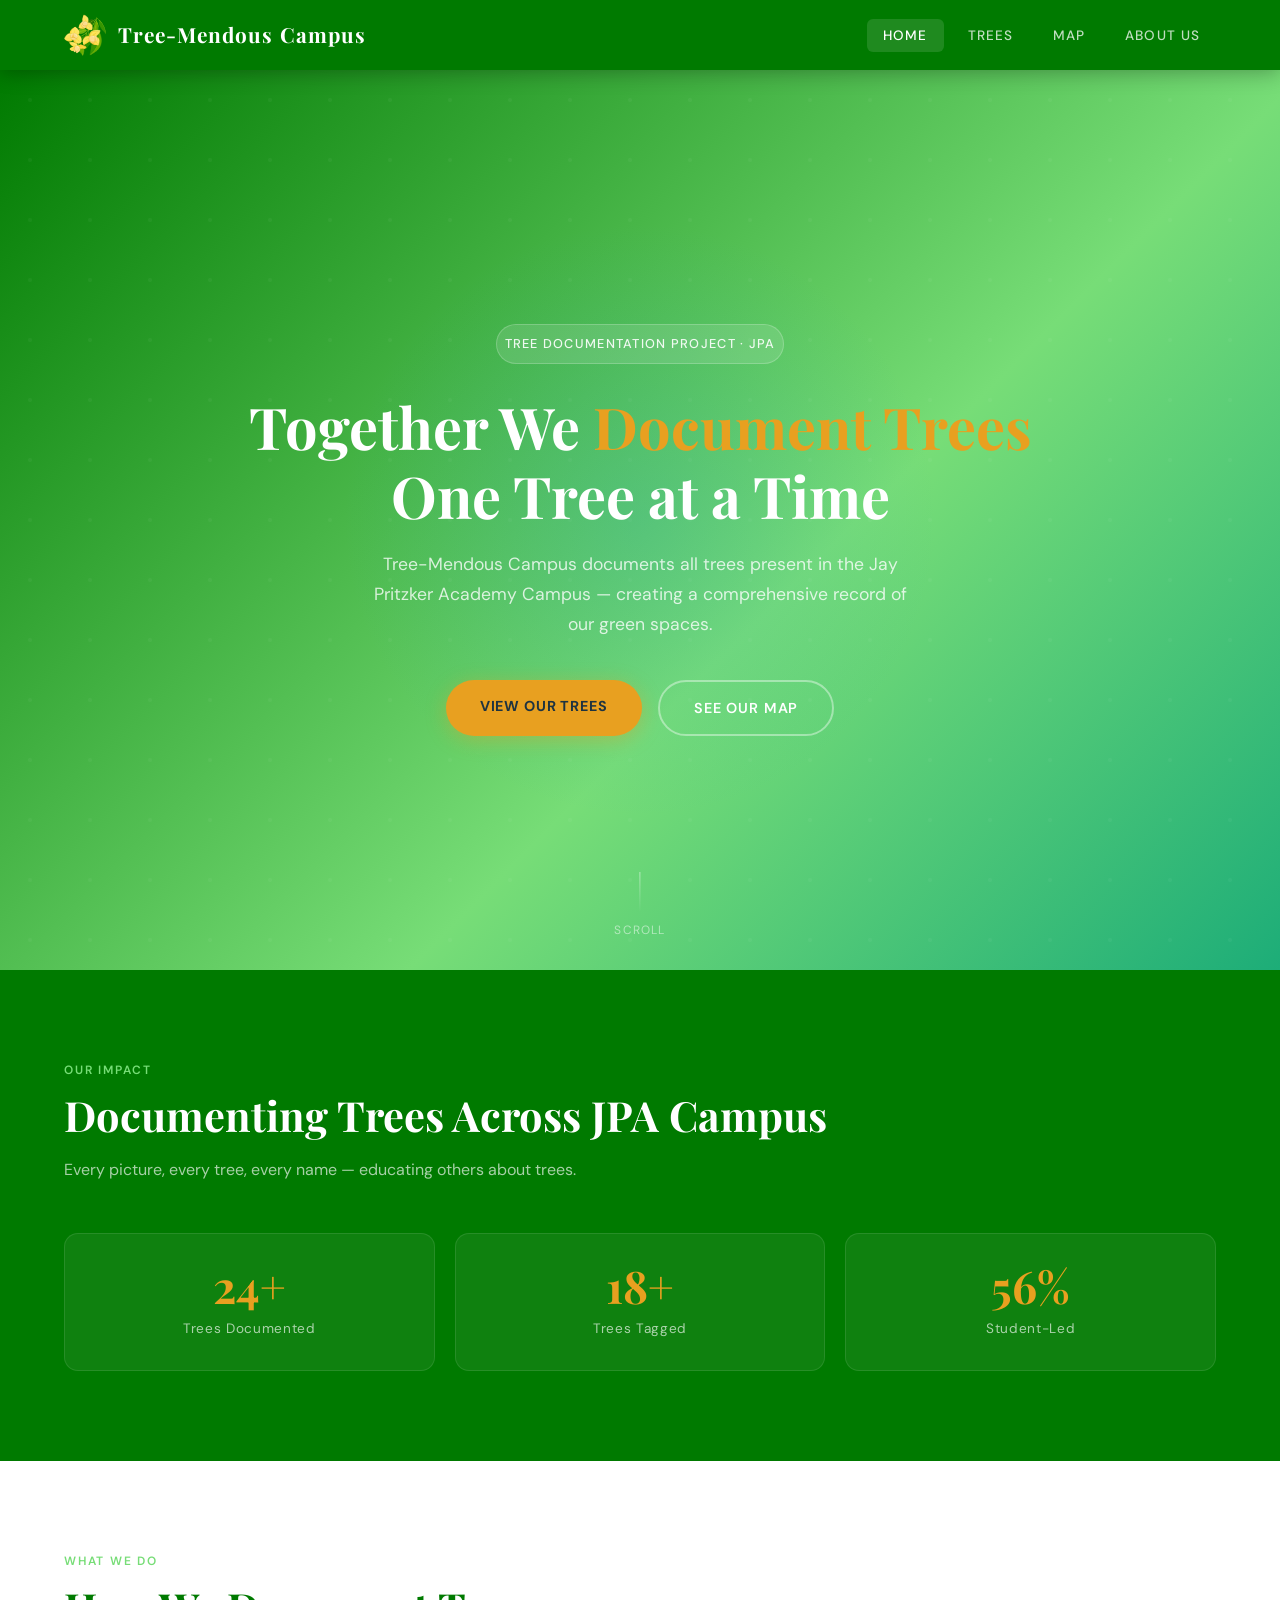
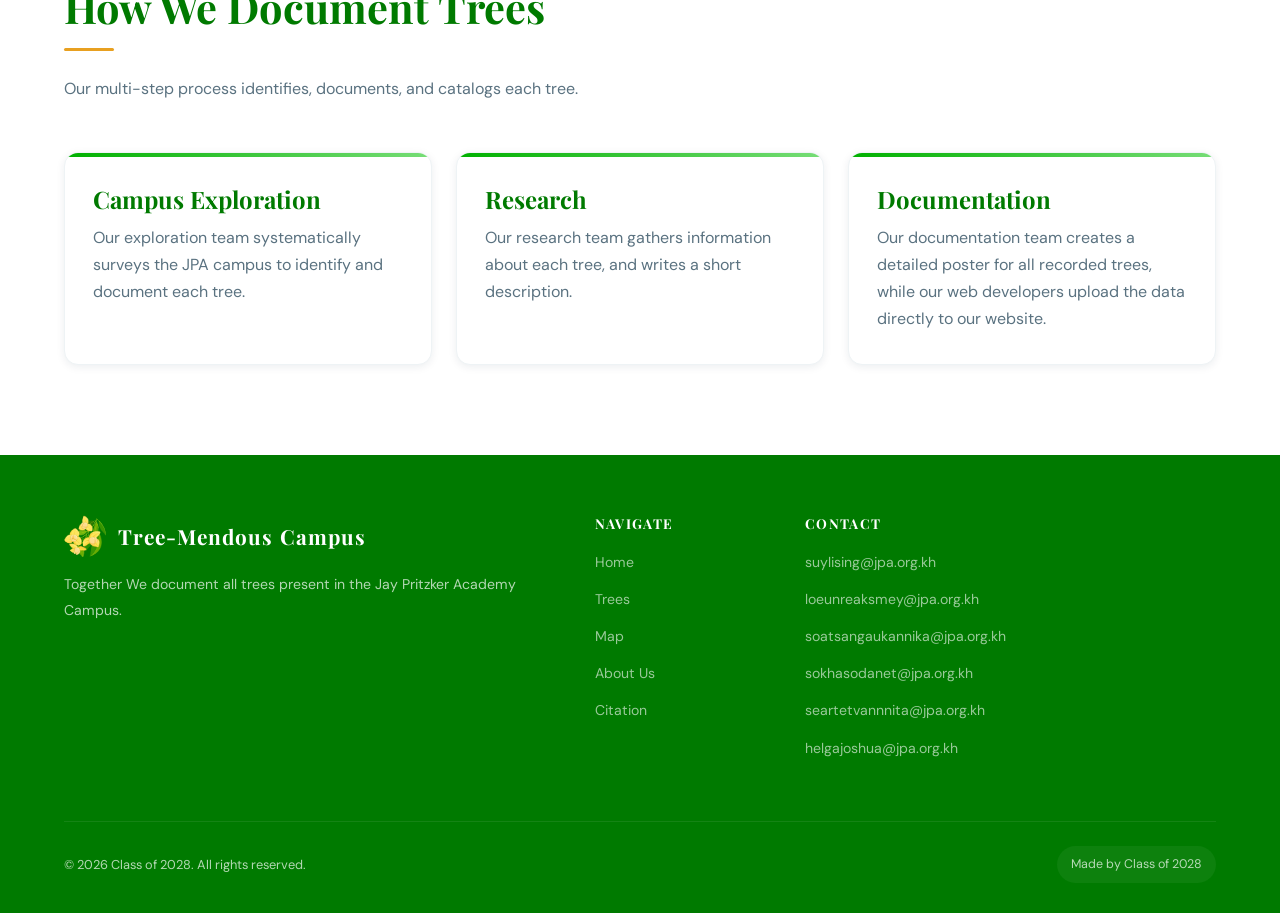
<file: index.html>
<!DOCTYPE html>
<html lang="en">
<head>
  <meta charset="UTF-8">
  <meta name="viewport" content="width=device-width, initial-scale=1.0">
  <title>Tree-Mendous Campus</title>
  <link rel="icon" type="image/jpg" href="image/logo.png">
  <link rel="stylesheet" href="css/style.css">
</head>
<body>

  <div class="page-content">

    <!-- ─── HERO ─── -->
    <section class="hero">
      <div class="hero-glow"></div>
      <div class="hero-content">
        <div class="hero-badge">Tree Documentation Project · JPA</div>
        <h1>Together We <span>Document Trees</span><br>One Tree at a Time</h1>
        <p>Tree-Mendous Campus documents all trees present in the Jay Pritzker Academy Campus — creating a comprehensive record of our green spaces.</p>
        <div class="hero-buttons">
          <a href="catalogue.html" class="btn-primary">View Our Trees</a>
          <a href="map.html" class="btn-outline">See Our Map</a>
        </div>
      </div>
      <div class="hero-scroll">
        <div class="scroll-line"></div>
        Scroll
      </div>
    </section>

    <!-- ─── IMPACT STATS ─── -->
    <section class="section section-dark">
      <div class="text-center fade-up">
        <div class="section-label">Our Impact</div>
        <h2 class="section-title">Documenting Trees Across JPA Campus</h2>
        <p>Every picture, every tree, every name — educating others about trees.</p>
      </div>
      <div class="stats-grid">
        <div class="stat-card fade-up">
          <div class="stat-number" data-target="40" data-suffix="+">0+</div>
          <div class="stat-label">Trees Documented</div>
        </div>
        <div class="stat-card fade-up">
          <div class="stat-number" data-target="30" data-suffix="+">0+</div>
          <div class="stat-label">Trees Tagged</div>
        </div>
        <div class="stat-card fade-up">
          <div class="stat-number" data-target="92" data-suffix="%">0%</div>
          <div class="stat-label">Student-Led</div>
        </div>
      </div>
    </section>

    <!-- ─── WHAT WE DO ─── -->
    <section class="section section-alt">
      <div class="fade-up">
        <div class="section-label">What We Do</div>
        <h2 class="section-title">How We Document Trees</h2>
        <div class="section-divider"></div>
        <p>Our multi-step process identifies, documents, and catalogs each tree.</p>
      </div>

      <div class="cards-grid">
        <div class="card fade-up">
          <h3>Campus Exploration</h3>
          <p>Our exploration team systematically surveys the JPA campus to identify and document each tree.</p>
        </div>
        <div class="card fade-up">
          <h3>Research</h3>
          <p>Our research team gathers information about each tree, and writes a short description.</p>
        </div>
        <div class="card fade-up">
          <h3>Documentation</h3>
          <p>Our documentation team creates a detailed poster for all recorded trees, while our web developers upload the data directly to our website.</p>
        </div>
      </div>
    </section>
  </div>
  <script src="js/main.js"></script>
</body>
</html>
</file>
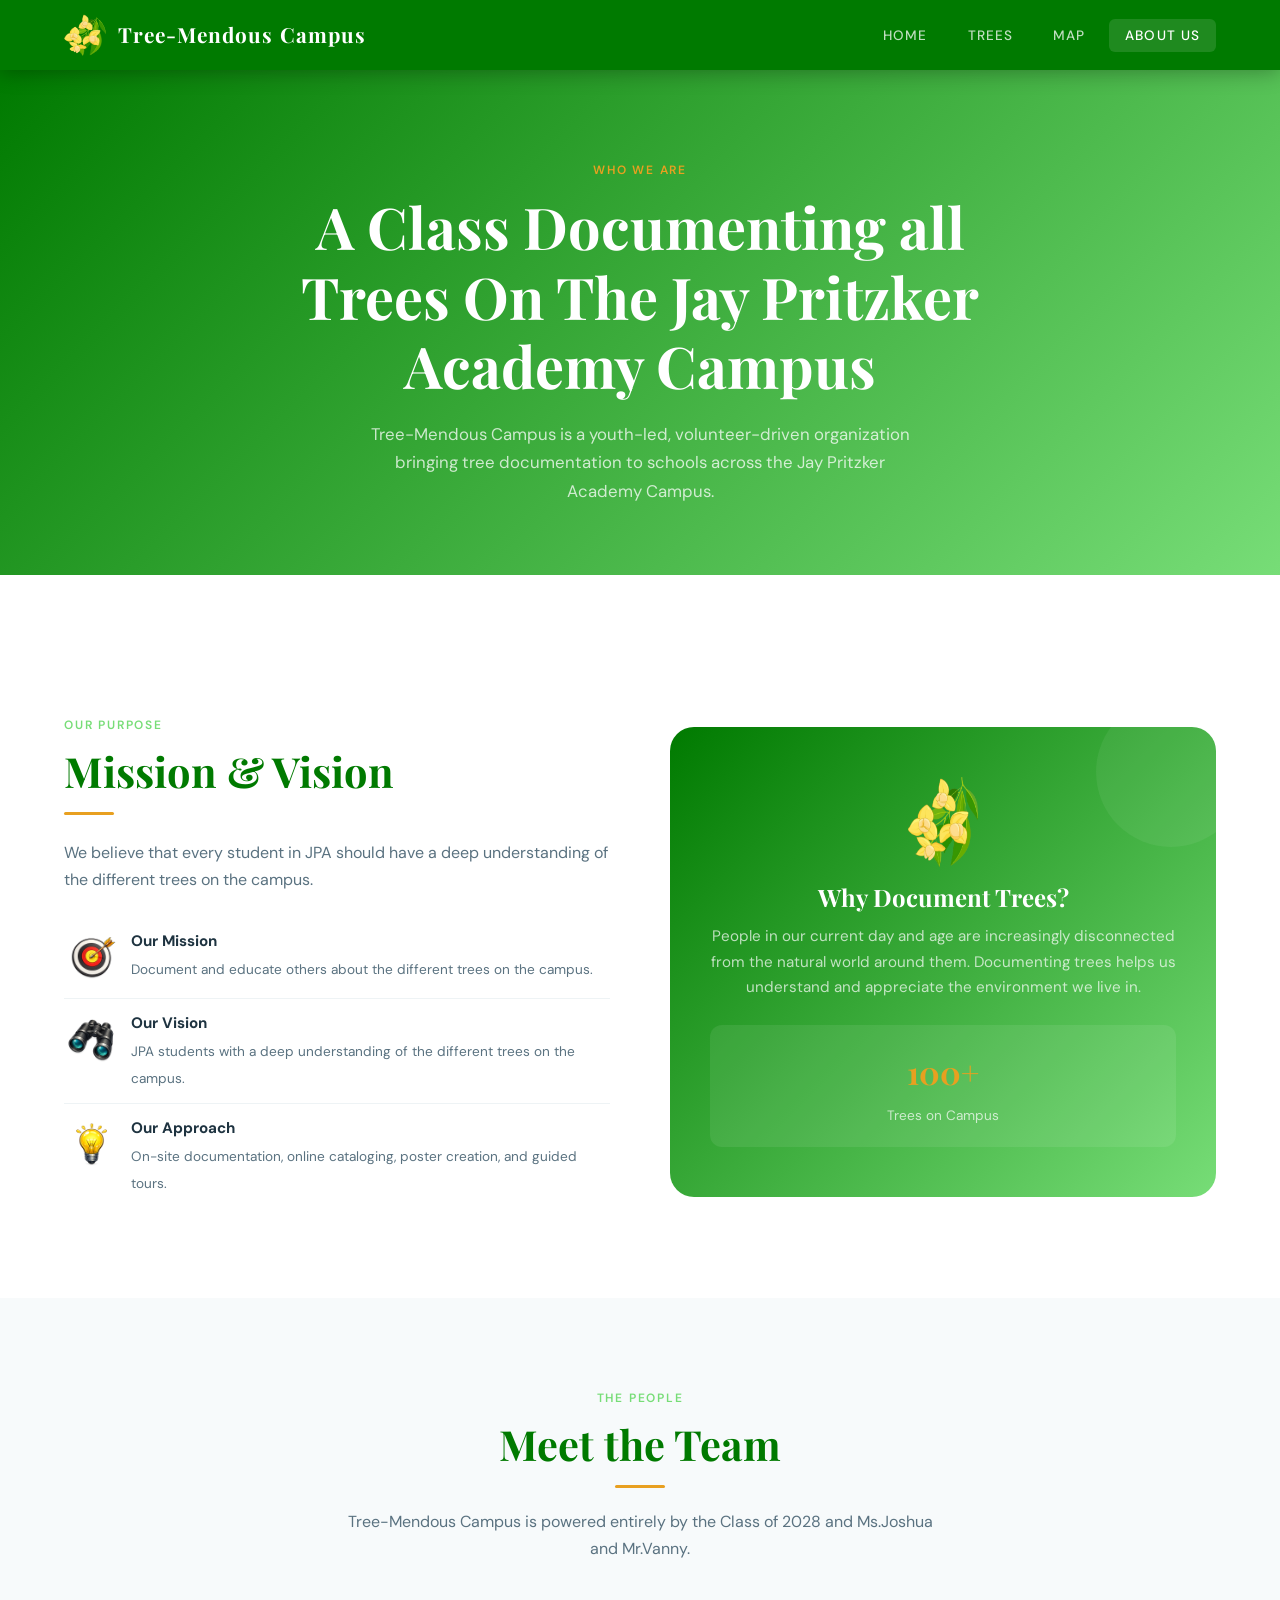
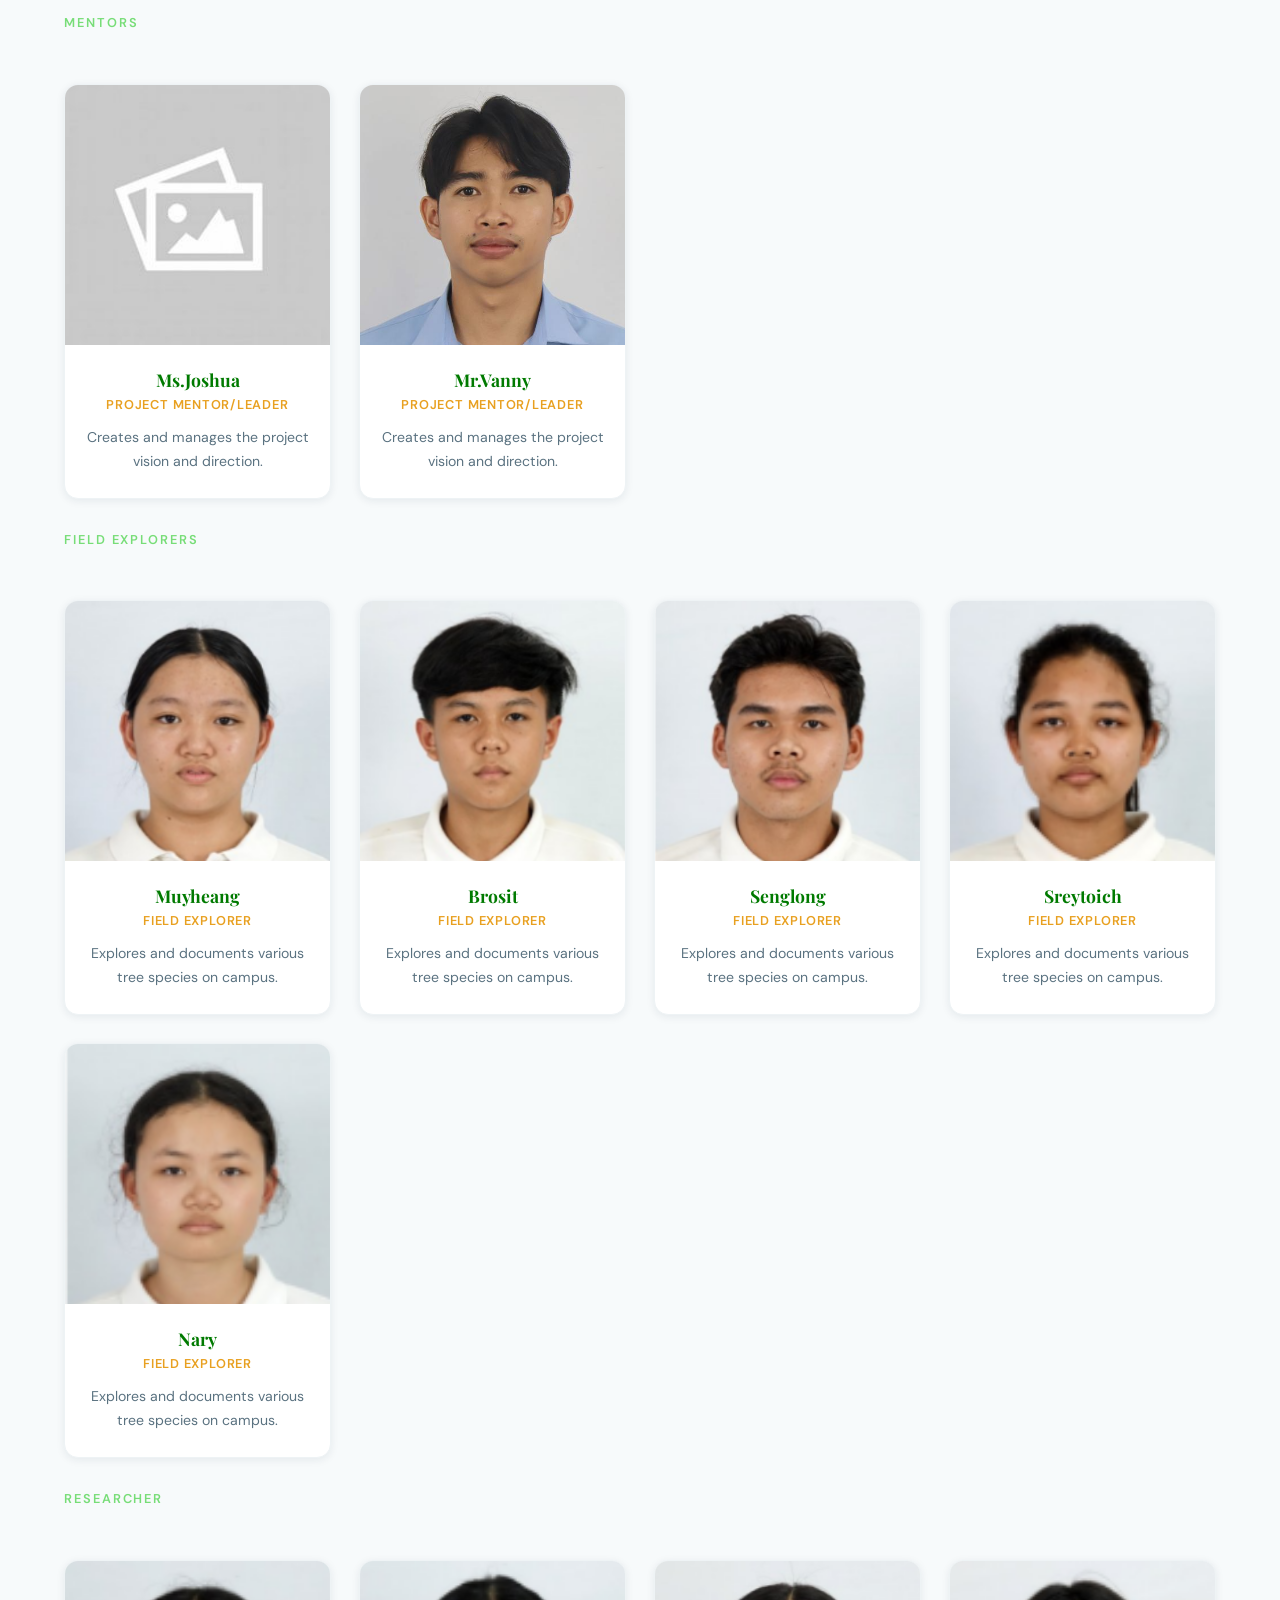
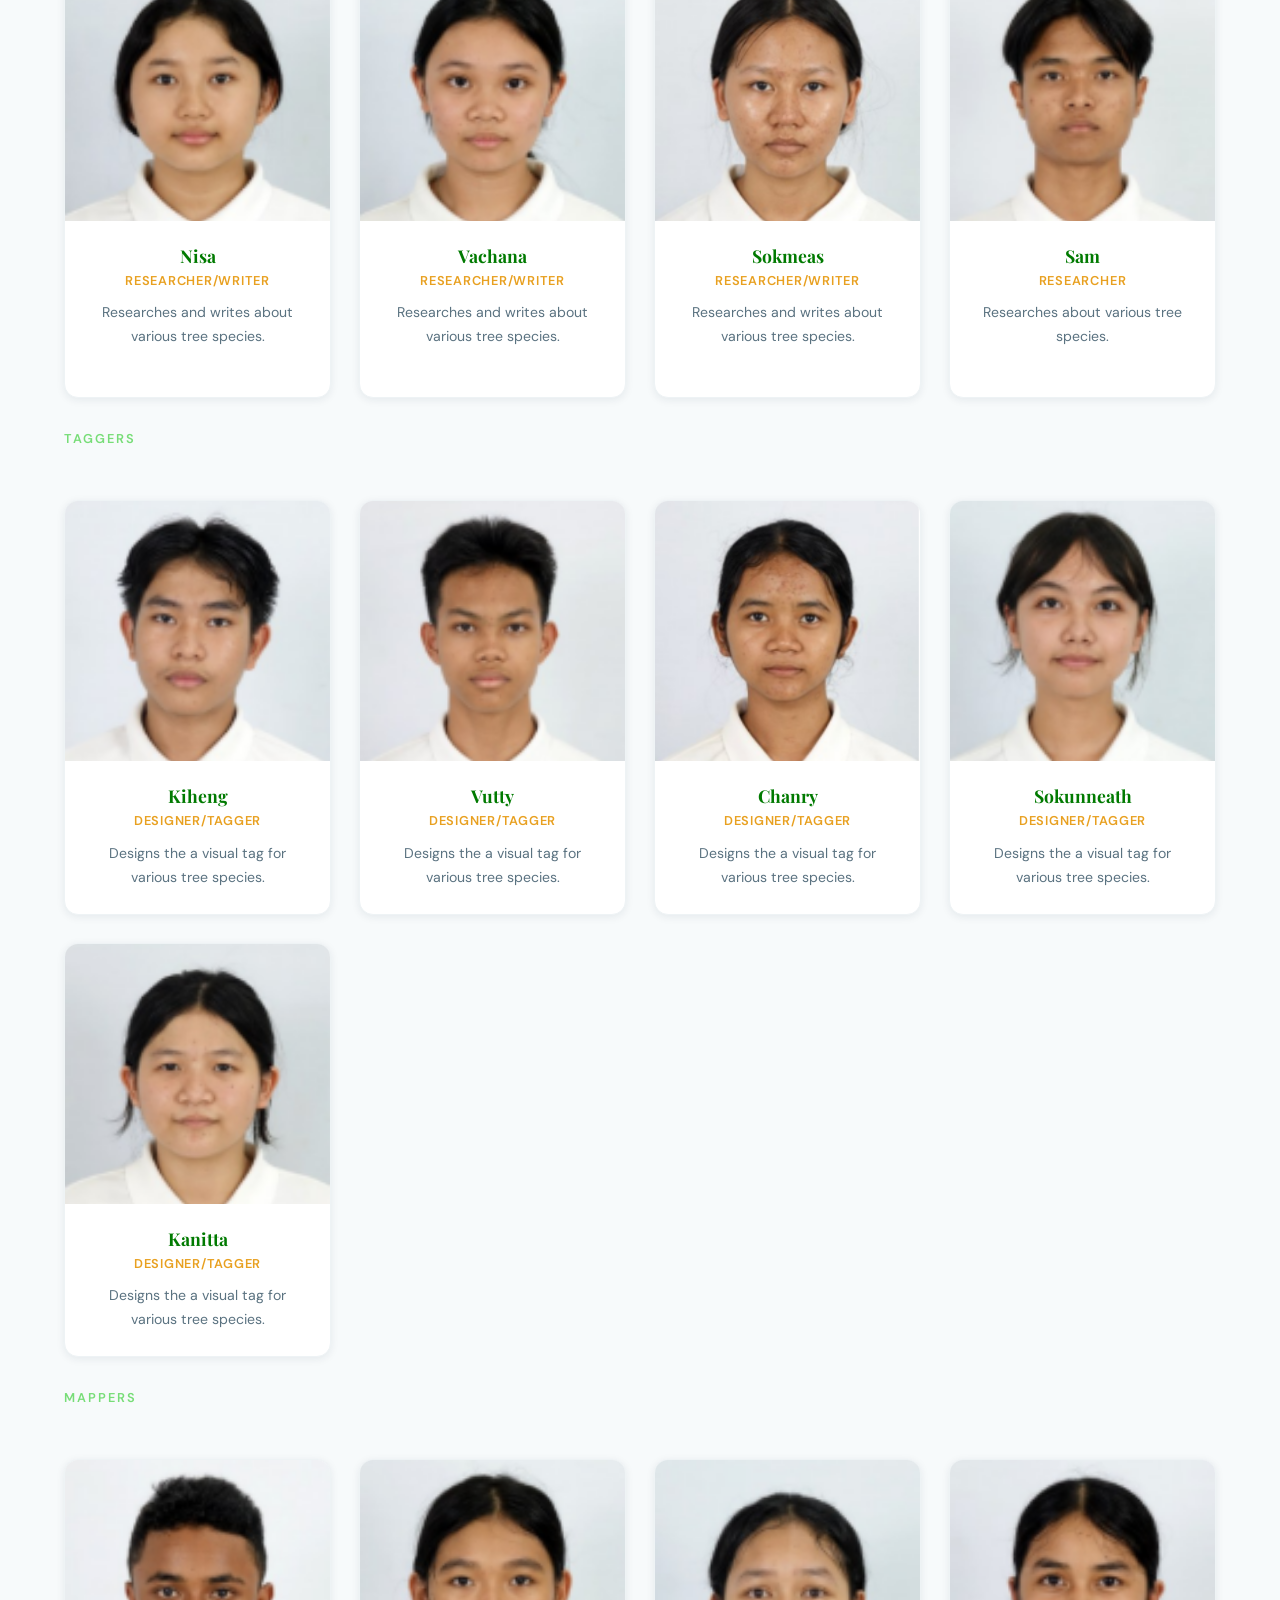
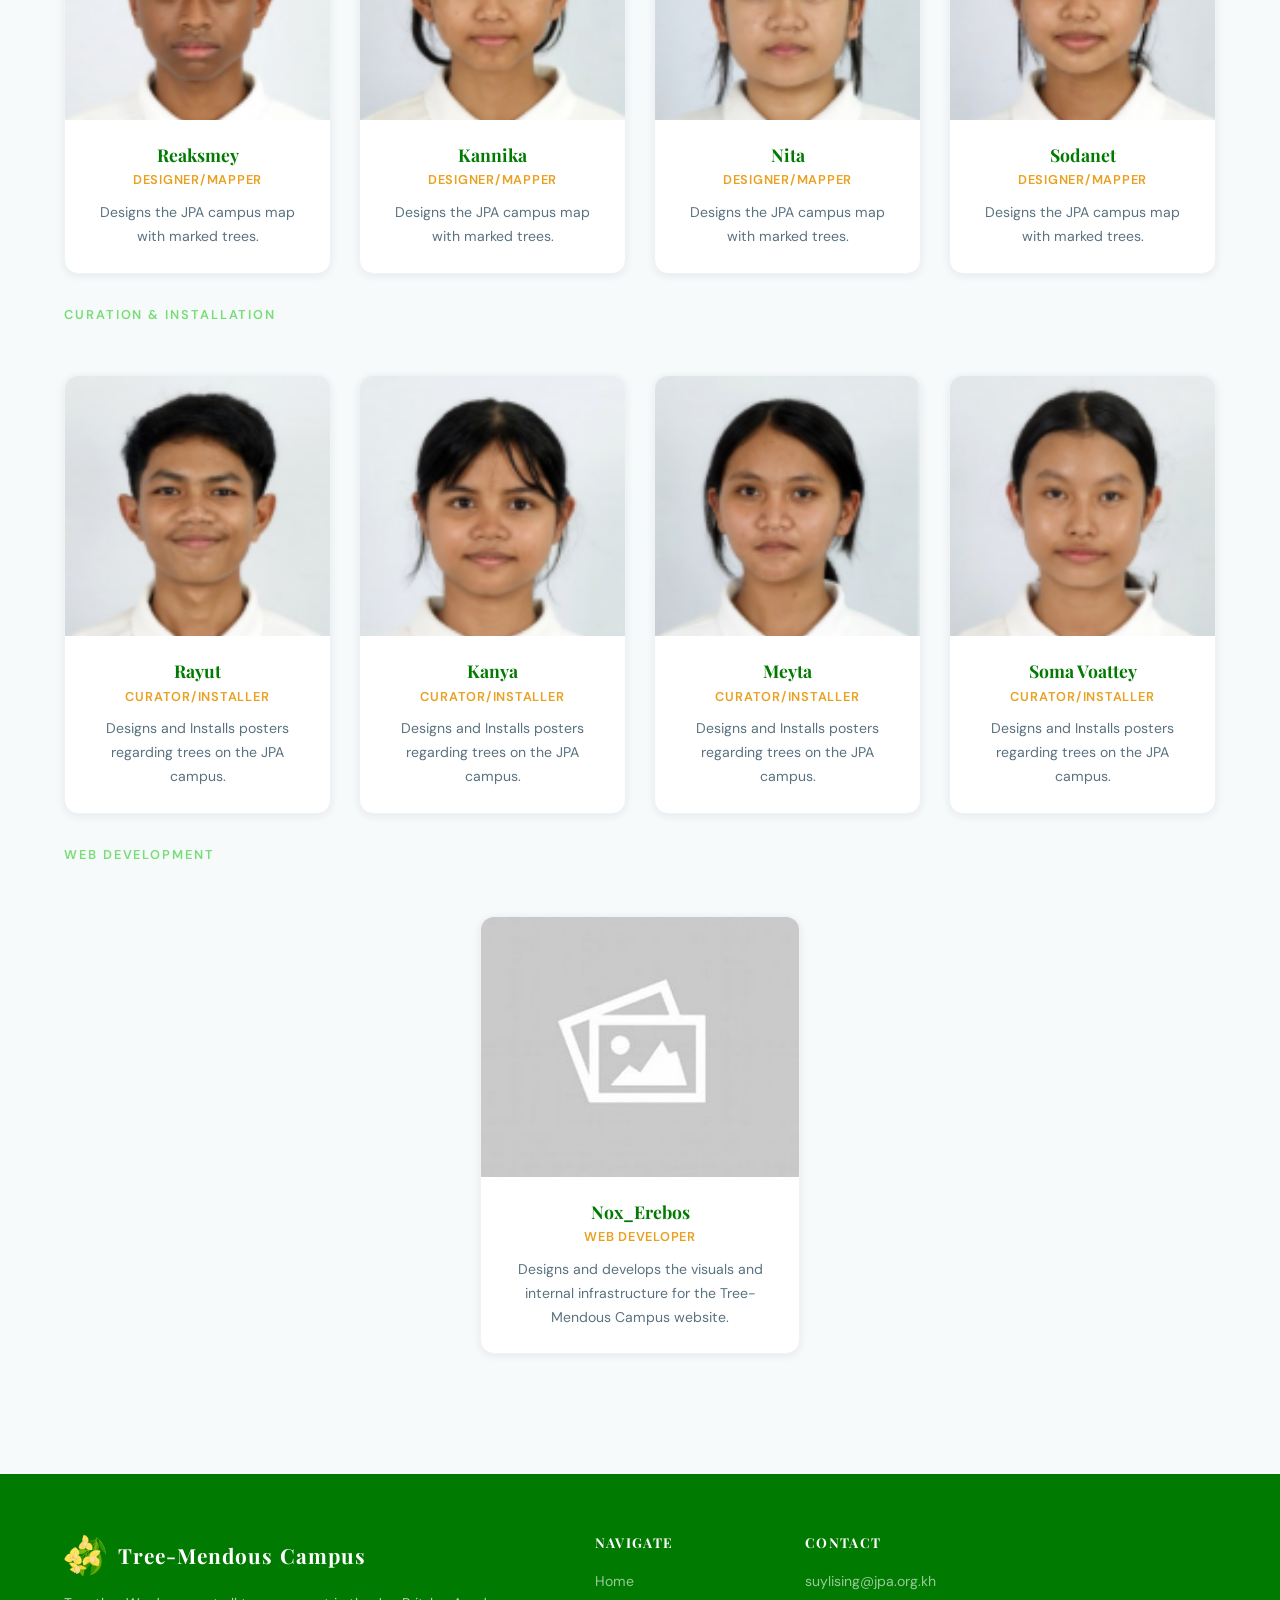
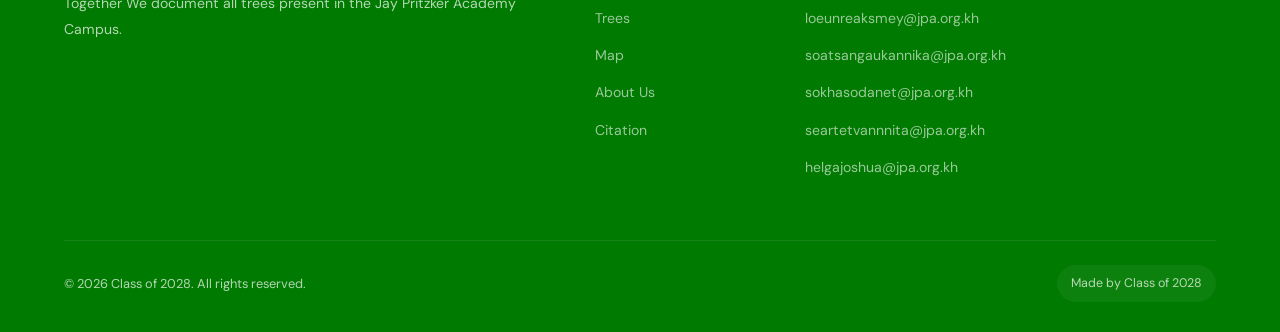
<file: about.html>
<!DOCTYPE html>
<html lang="en">
<head>
  <meta charset="UTF-8">
  <meta name="viewport" content="width=device-width, initial-scale=1.0">
  <title>Tree-Mendous Campus - About Us</title>
  <link rel="icon" type="image/jpg" href="image/logo.png">
  <link rel="stylesheet" href="css/style.css">
</head>
<body>

  <div class="page-content">

    <!-- ─── PAGE HEADER ─── -->
    <section style="background: linear-gradient(135deg, var(--dark-green) 0%, var(--pastel-green) 100%); padding: 90px 5% 70px; color: white; text-align: center;">
      <div class="fade-up">
        <div class="section-label" style="color: var(--gold);">Who We Are</div>
        <h1 style="color: var(--white); max-width: 700px; margin: 12px auto 20px;">A Class Documenting all Trees On The Jay Pritzker Academy Campus</h1>
        <p style="color: rgba(255,255,255,0.75); max-width: 560px; margin: 0 auto; font-size: 1.05rem;">Tree-Mendous Campus is a youth-led, volunteer-driven organization bringing tree documentation to schools across the Jay Pritzker Academy Campus.</p>
      </div>
    </section>

    <!-- ─── MISSION & VISION ─── -->
    <section class="section section-alt">
      <div class="mission-grid">
        <div class="fade-up">
          <div class="section-label">Our Purpose</div>
          <h2 class="section-title">Mission & Vision</h2>
          <div class="section-divider"></div>
          <p style="margin-bottom: 20px;">We believe that every student in JPA should have a deep understanding of the different trees on the campus.</p>
          <ul class="values-list">
            <li>
              <div class="value-icon"><img src="image/mission-tree.png" class="img-medium"></div>
              <div class="value-text">
                <strong>Our Mission</strong>
                <span>Document and educate others about the different trees on the campus.</span>
              </div>
            </li>
            <li>
              <div class="value-icon"><img src="image/vision-tree.png" class="img-medium"></div>
              <div class="value-text">
                <strong>Our Vision</strong>
                <span>JPA students with a deep understanding of the different trees on the campus.</span>
              </div>
            </li>
            <li>
              <div class="value-icon"><img src="image/approach-tree.png" class="img-medium"></div>
              <div class="value-text">
                <strong>Our Approach</strong>
                <span>On-site documentation, online cataloging, poster creation, and guided tours.</span>
              </div>
            </li>
          </ul>
        </div>
        <div class="fade-up">
          <div class="mission-visual">
            <div class="mission-icon"><img src="image/logo.png" style="width: 150px; height: 90px;"></div>
            <h3>Why Document Trees?</h3>
            <p>People in our current day and age are increasingly disconnected from the natural world around them. Documenting trees helps us understand and appreciate the environment we live in.</p>
            <div style="margin-top: 24px; background: rgba(255,255,255,0.08); border-radius: 12px; padding: 20px;">
              <div style="font-family: var(--font-display); font-size: 2rem; color: var(--gold); font-weight: 700;">100+</div>
              <div style="color: rgba(255,255,255,0.7); font-size: 0.85rem; margin-top: 4px;">Trees on Campus</div>
            </div>
          </div>
        </div>
      </div>
    </section>

    <!-- ─── TEAM ─── -->
    <section class="section section-alt team-section">
      <div class="fade-up" style="text-align: center; max-width: 600px; margin: 0 auto 50px;">
        <div class="section-label">The People</div>
        <h2 class="section-title">Meet the Team</h2>
        <div class="section-divider" style="margin: 0 auto 20px;"></div>
        <p>Tree-Mendous Campus is powered entirely by the Class of 2028 and Ms.Joshua and Mr.Vanny.</p>
      </div>

      <!-- ABOUT US -->
      <div class="aboutus-feed">
        <div class="section-label" style="font-size: 0.8rem; margin-bottom: 20px;">Mentors</div>
        <div class="team-grid">
          <div class="team-card fade-up">
            <div class="team-photo"><img src="image/pictures/filler.png" class="img-photo"></div>
            <div class="team-info">
              <h3>Ms.Joshua</h3>
              <div class="team-role">Project Mentor/Leader</div>
              <p>Creates and manages the project vision and direction.</p>
            </div>
          </div>
          <div class="team-card fade-up">
            <div class="team-photo"><img src="image/pictures/Mr.Vanny.jpg" class="img-photo"></div>
            <div class="team-info">
              <h3>Mr.Vanny</h3>
              <div class="team-role">Project Mentor/Leader</div>
              <p>Creates and manages the project vision and direction.</p>
            </div>
          </div>
        </div>
      </div>

      <div class="aboutus-feed">
        <div class="section-label" style="font-size: 0.8rem; margin-bottom: 20px;">Field Explorers</div>
        <div class="team-grid">
          <div class="team-card fade-up">
            <div class="team-photo"><img src="image/pictures/muymuy.png" class="img-photo"></div>
            <div class="team-info">
              <h3>Muyheang</h3>
              <div class="team-role">Field Explorer</div>
              <p>Explores and documents various tree species on campus.</p>
            </div>
          </div>
          <div class="team-card fade-up">
            <div class="team-photo"><img src="image/pictures/sit.png" class="img-photo"></div>
            <div class="team-info">
              <h3>Brosit</h3>
              <div class="team-role">Field Explorer</div>
              <p>Explores and documents various tree species on campus.</p>
            </div>
          </div>
          <div class="team-card fade-up">
            <div class="team-photo"><img src="image/pictures/40yrold.png" class="img-photo"></div>
            <div class="team-info">
              <h3>Senglong</h3>
              <div class="team-role">Field Explorer</div>
              <p>Explores and documents various tree species on campus.</p>
            </div>
          </div>
          <div class="team-card fade-up">
            <div class="team-photo"><img src="image/pictures/toich.png" class="img-photo"></div>
            <div class="team-info">
              <h3>Sreytoich</h3>
              <div class="team-role">Field Explorer</div>
              <p>Explores and documents various tree species on campus.</p>
            </div>
          </div>
          <div class="team-card fade-up">
            <div class="team-photo"><img src="image/pictures/narwhal.png" class="img-photo"></div>
            <div class="team-info">
              <h3>Nary</h3>
              <div class="team-role">Field Explorer</div>
              <p>Explores and documents various tree species on campus.</p>
            </div>
          </div>
        </div>
      </div>

      <div class="aboutus-feed">
        <div class="section-label" style="font-size: 0.8rem; margin-bottom: 20px;">Researcher</div>
        <div class="team-grid">
          <div class="team-card fade-up">
            <div class="team-photo"><img src="image/pictures/insa.png" class="img-photo"></div>
            <div class="team-info">
              <h3>Nisa</h3>
              <div class="team-role">Researcher/Writer</div>
              <p>Researches and writes about various tree species.</p>
            </div>
          </div>
          <div class="team-card fade-up">
            <div class="team-photo"><img src="image/pictures/vacho.png" class="img-photo"></div>
            <div class="team-info">
              <h3>Vachana</h3>
              <div class="team-role">Researcher/Writer</div>
              <p>Researches and writes about various tree species.</p>
            </div>
          </div>
          <div class="team-card fade-up">
            <div class="team-photo"><img src="image/pictures/measmeas.png" class="img-photo"></div>
            <div class="team-info">
              <h3>Sokmeas</h3>
              <div class="team-role">Researcher/Writer</div>
              <p>Researches and writes about various tree species.</p>
            </div>
          </div>
          <div class="team-card fade-up">
            <div class="team-photo"><img src="image/pictures/pisey.png" class="img-photo"></div>
            <div class="team-info">
              <h3>Sam</h3>
              <div class="team-role">Researcher</div>
              <p>Researches about various tree species.</p>
              <p style="color: white;">USELESS</p>
            </div>
          </div>
        </div>
      </div>

      <div class="aboutus-feed">
        <div class="section-label" style="font-size: 0.8rem; margin-bottom: 20px;">Taggers</div>
        <div class="team-grid">
          <div class="team-card fade-up">
            <div class="team-photo"><img src="image/pictures/heng.png" class="img-photo"></div>
            <div class="team-info">
              <h3>Kiheng</h3>
              <div class="team-role">Designer/Tagger</div>
              <p>Designs the a visual tag for various tree species.</p>
            </div>
          </div>
          <div class="team-card fade-up">
            <div class="team-photo"><img src="image/pictures/tyty.png" class="img-photo"></div>
            <div class="team-info">
              <h3>Vutty</h3>
              <div class="team-role">Designer/Tagger</div>
              <p>Designs the a visual tag for various tree species.</p>
            </div>
          </div>
          <div class="team-card fade-up">
            <div class="team-photo"><img src="image/pictures/ryry.png" class="img-photo"></div>
            <div class="team-info">
              <h3>Chanry</h3>
              <div class="team-role">Designer/Tagger</div>
              <p>Designs the a visual tag for various tree species.</p>
            </div>
          </div>
          <div class="team-card fade-up">
            <div class="team-photo"><img src="image/pictures/sokun.png" class="img-photo"></div>
            <div class="team-info">
              <h3>Sokunneath</h3>
              <div class="team-role">Designer/Tagger</div>
              <p>Designs the a visual tag for various tree species.</p>
            </div>
          </div>
          <div class="team-card fade-up">
            <div class="team-photo"><img src="image/pictures/kteay.png" class="img-photo"></div>
            <div class="team-info">
              <h3>Kanitta</h3>
              <div class="team-role">Designer/Tagger</div>
              <p>Designs the a visual tag for various tree species.</p>
            </div>
          </div>
        </div>
      </div>

      <div class="aboutus-feed">
        <div class="section-label" style="font-size: 0.8rem; margin-bottom: 20px;">Mappers</div>
        <div class="team-grid">
          <div class="team-card fade-up">
            <div class="team-photo"><img src="image/pictures/meymey.png" class="img-photo"></div>
            <div class="team-info">
              <h3>Reaksmey</h3>
              <div class="team-role">Designer/Mapper</div>
              <p>Designs the JPA campus map with marked trees.</p>
            </div>
          </div>
          <div class="team-card fade-up">
            <div class="team-photo"><img src="image/pictures/nika.png" class="img-photo"></div>
            <div class="team-info">
              <h3>Kannika</h3>
              <div class="team-role">Designer/Mapper</div>
              <p>Designs the JPA campus map with marked trees.</p>
            </div>
          </div>
          <div class="team-card fade-up">
            <div class="team-photo"><img src="image/pictures/untac.png" class="img-photo"></div>
            <div class="team-info">
              <h3>Nita</h3>
              <div class="team-role">Designer/Mapper</div>
              <p>Designs the JPA campus map with marked trees.</p>
            </div>
          </div>
          <div class="team-card fade-up">
            <div class="team-photo"><img src="image/pictures/tete.png" class="img-photo"></div>
            <div class="team-info">
              <h3>Sodanet</h3>
              <div class="team-role">Designer/Mapper</div>
              <p>Designs the JPA campus map with marked trees.</p>
            </div>
          </div>
        </div>
      </div>

      <div class="aboutus-feed">
        <div class="section-label" style="font-size: 0.8rem; margin-bottom: 20px;">Curation & Installation</div>
        <div class="team-grid">
          <div class="team-card fade-up">
            <div class="team-photo"><img src="image/pictures/broyuth.png" class="img-photo"></div>
            <div class="team-info">
              <h3>Rayut</h3>
              <div class="team-role">Curator/Installer</div>
              <p>Designs and Installs posters regarding trees on the JPA campus.</p>
            </div>
          </div>
          <div class="team-card fade-up">
            <div class="team-photo"><img src="image/pictures/prez.png" class="img-photo"></div>
            <div class="team-info">
              <h3>Kanya</h3>
              <div class="team-role">Curator/Installer</div>
              <p>Designs and Installs posters regarding trees on the JPA campus.</p>
            </div>
          </div>
          <div class="team-card fade-up">
            <div class="team-photo"><img src="image/pictures/kta.png" class="img-photo"></div>
            <div class="team-info">
              <h3>Meyta</h3>
              <div class="team-role">Curator/Installer</div>
              <p>Designs and Installs posters regarding trees on the JPA campus.</p>
            </div>
          </div>
          <div class="team-card fade-up">
            <div class="team-photo"><img src="image/pictures/soma.png" class="img-photo"></div>
            <div class="team-info">
              <h3>Soma Voattey</h3>
              <div class="team-role">Curator/Installer</div>
              <p>Designs and Installs posters regarding trees on the JPA campus.</p>
            </div>
          </div>
        </div>
      </div>

      <div class="aboutus-feed">
        <div class="section-label" style="font-size: 0.8rem; margin-bottom: 20px;">Web Development</div>
        <div style="gap: 28px; margin-top: 50px; display: flex; justify-content: center;">
          <div class="team-card fade-up" style="width: 320px !important;">
            <div class="team-photo"><img src="image/pictures/filler.png" class="img-photo"></div>
            <div class="team-info">
              <h3>Nox_Erebos</h3>
              <div class="team-role">Web Developer</div>
              <p>Designs and develops the visuals and internal infrastructure for the Tree-Mendous Campus website.</p>
            </div>
          </div>
        </div>
      </div>
    </section>
  </div>
  <script src="js/main.js"></script>
</body>
</html>
</file>
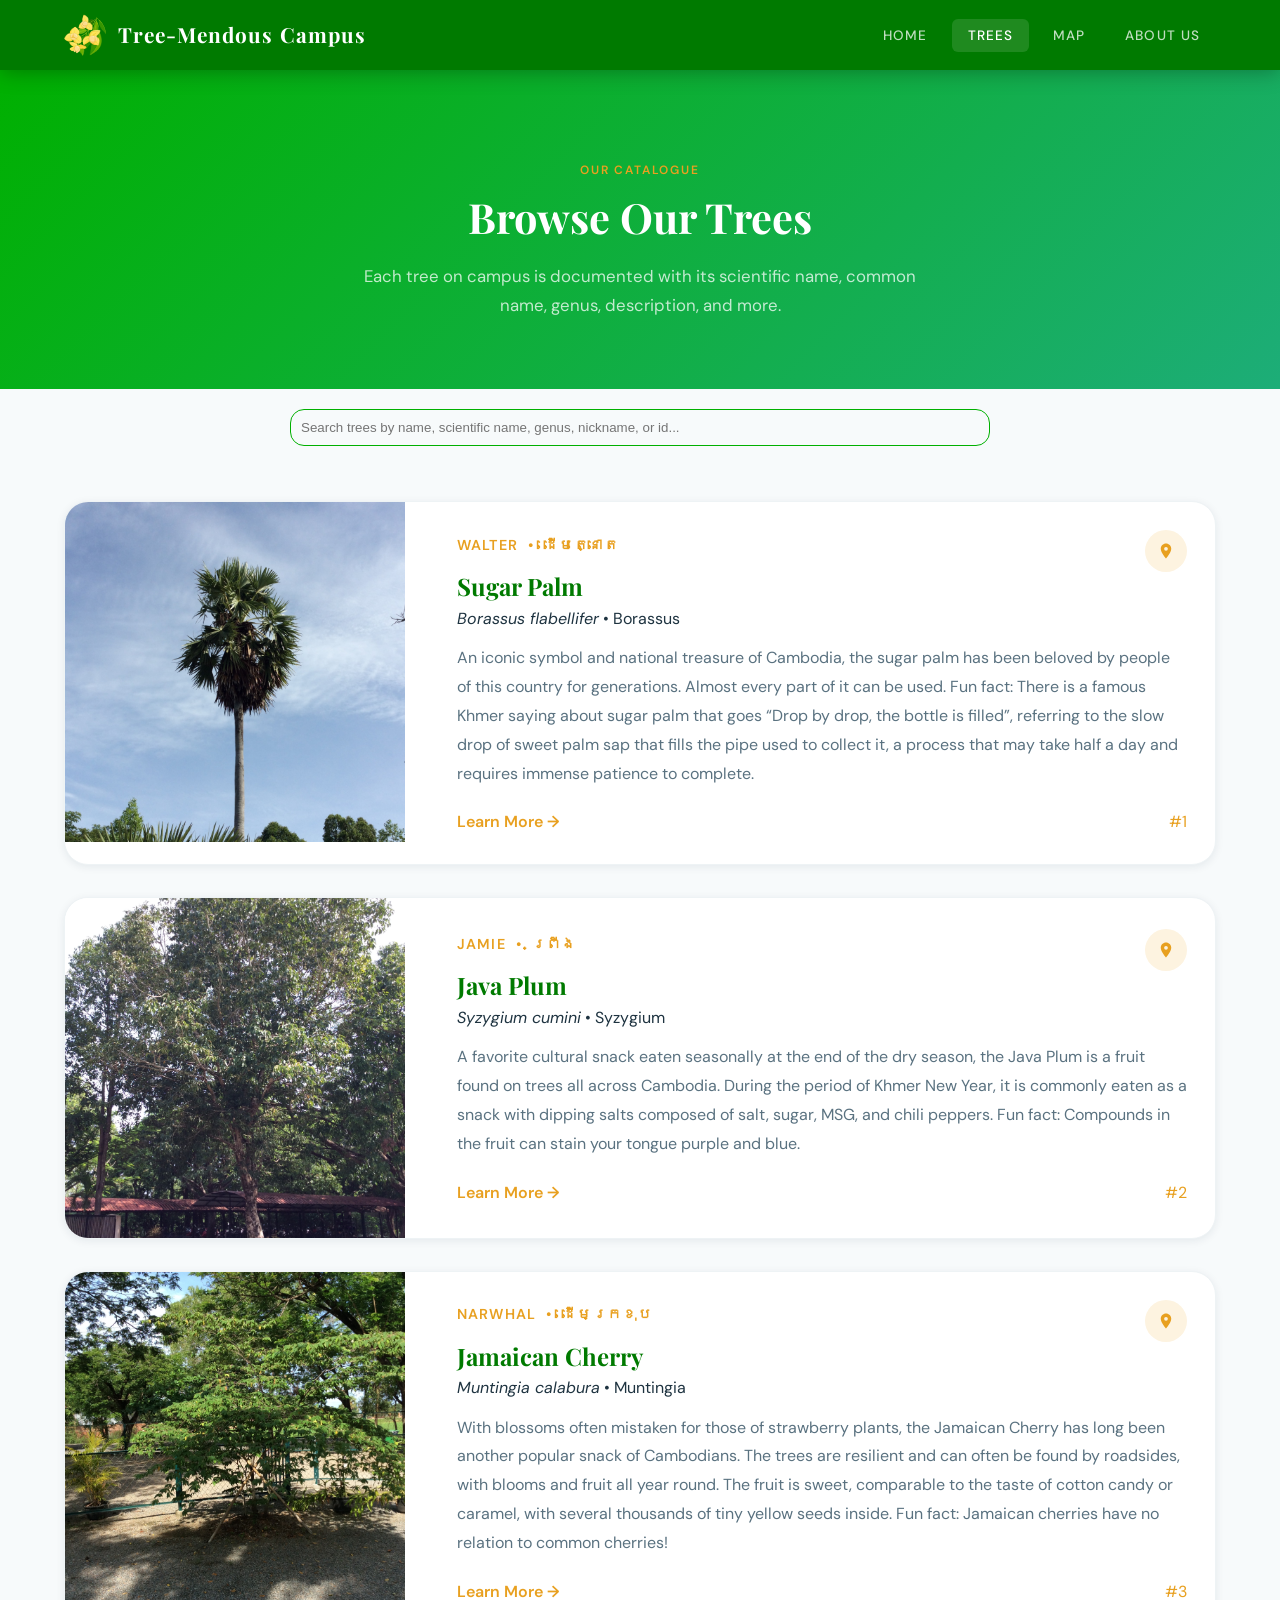
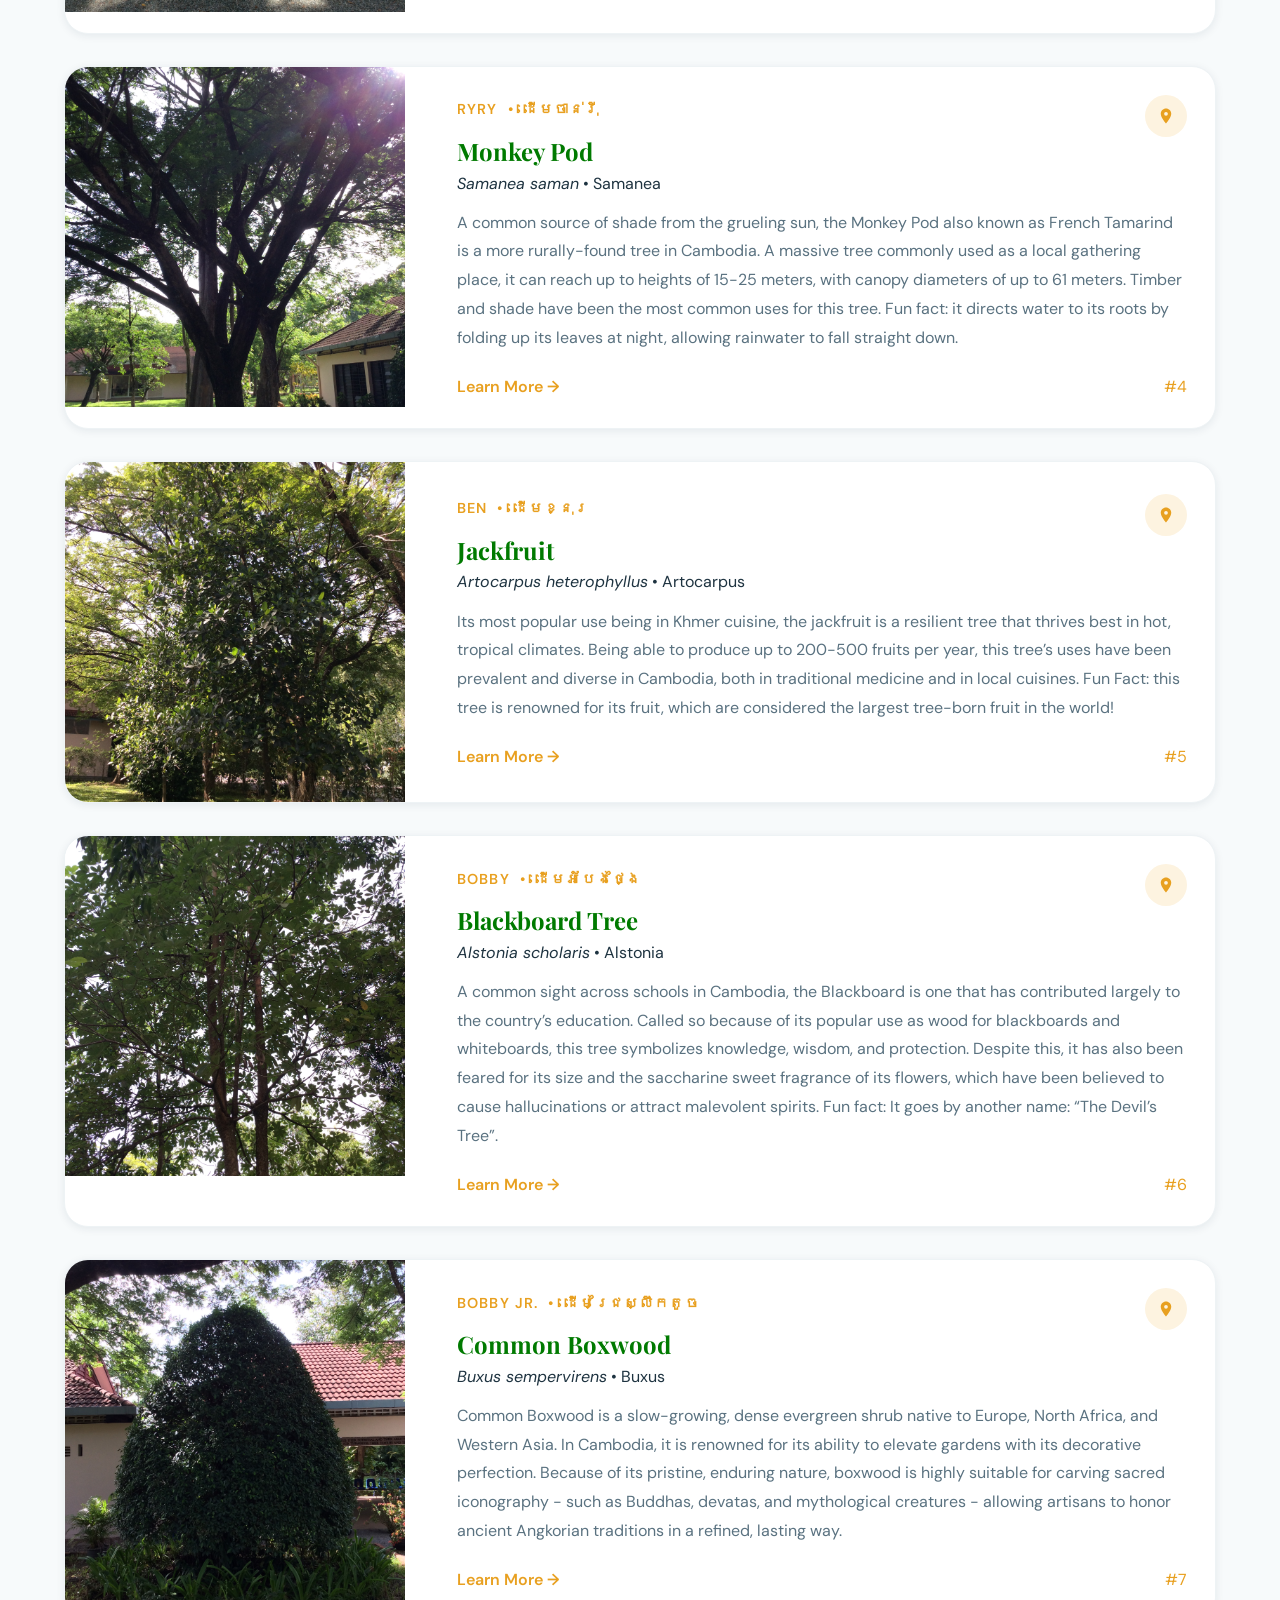
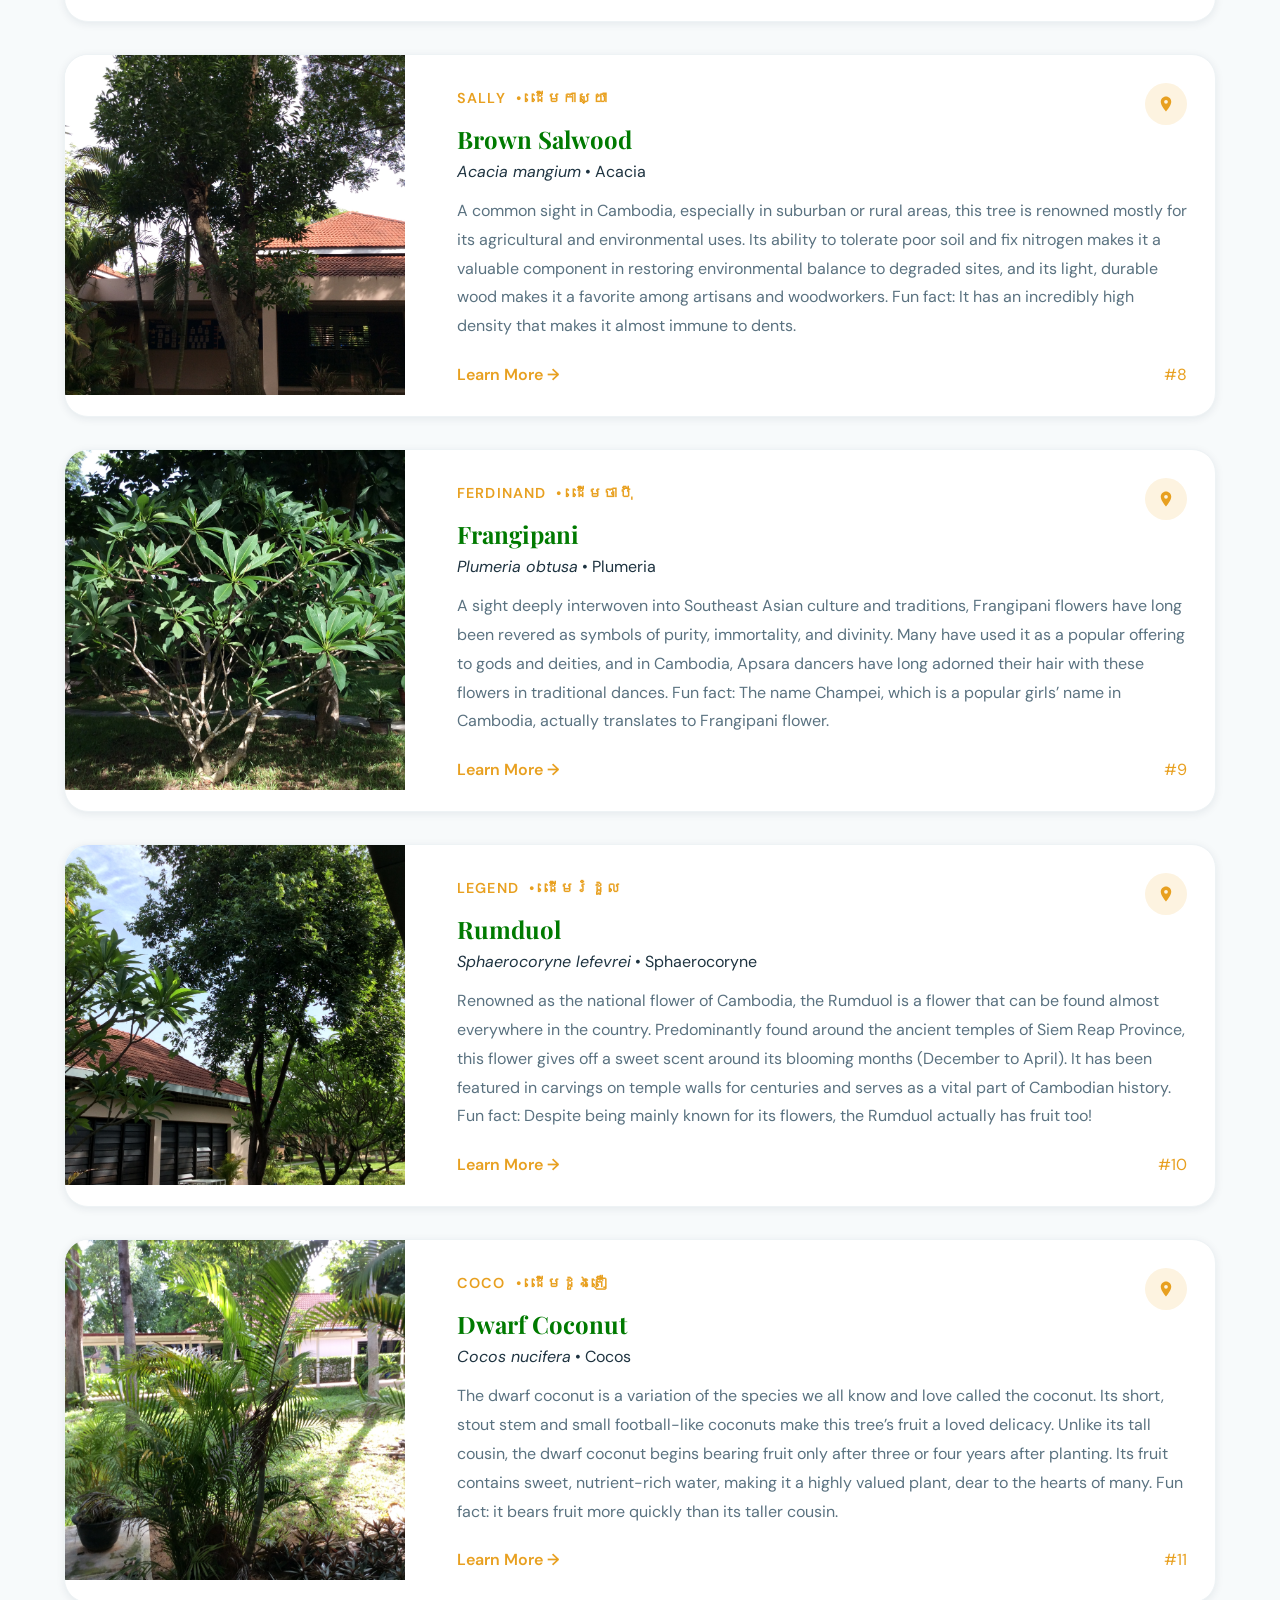
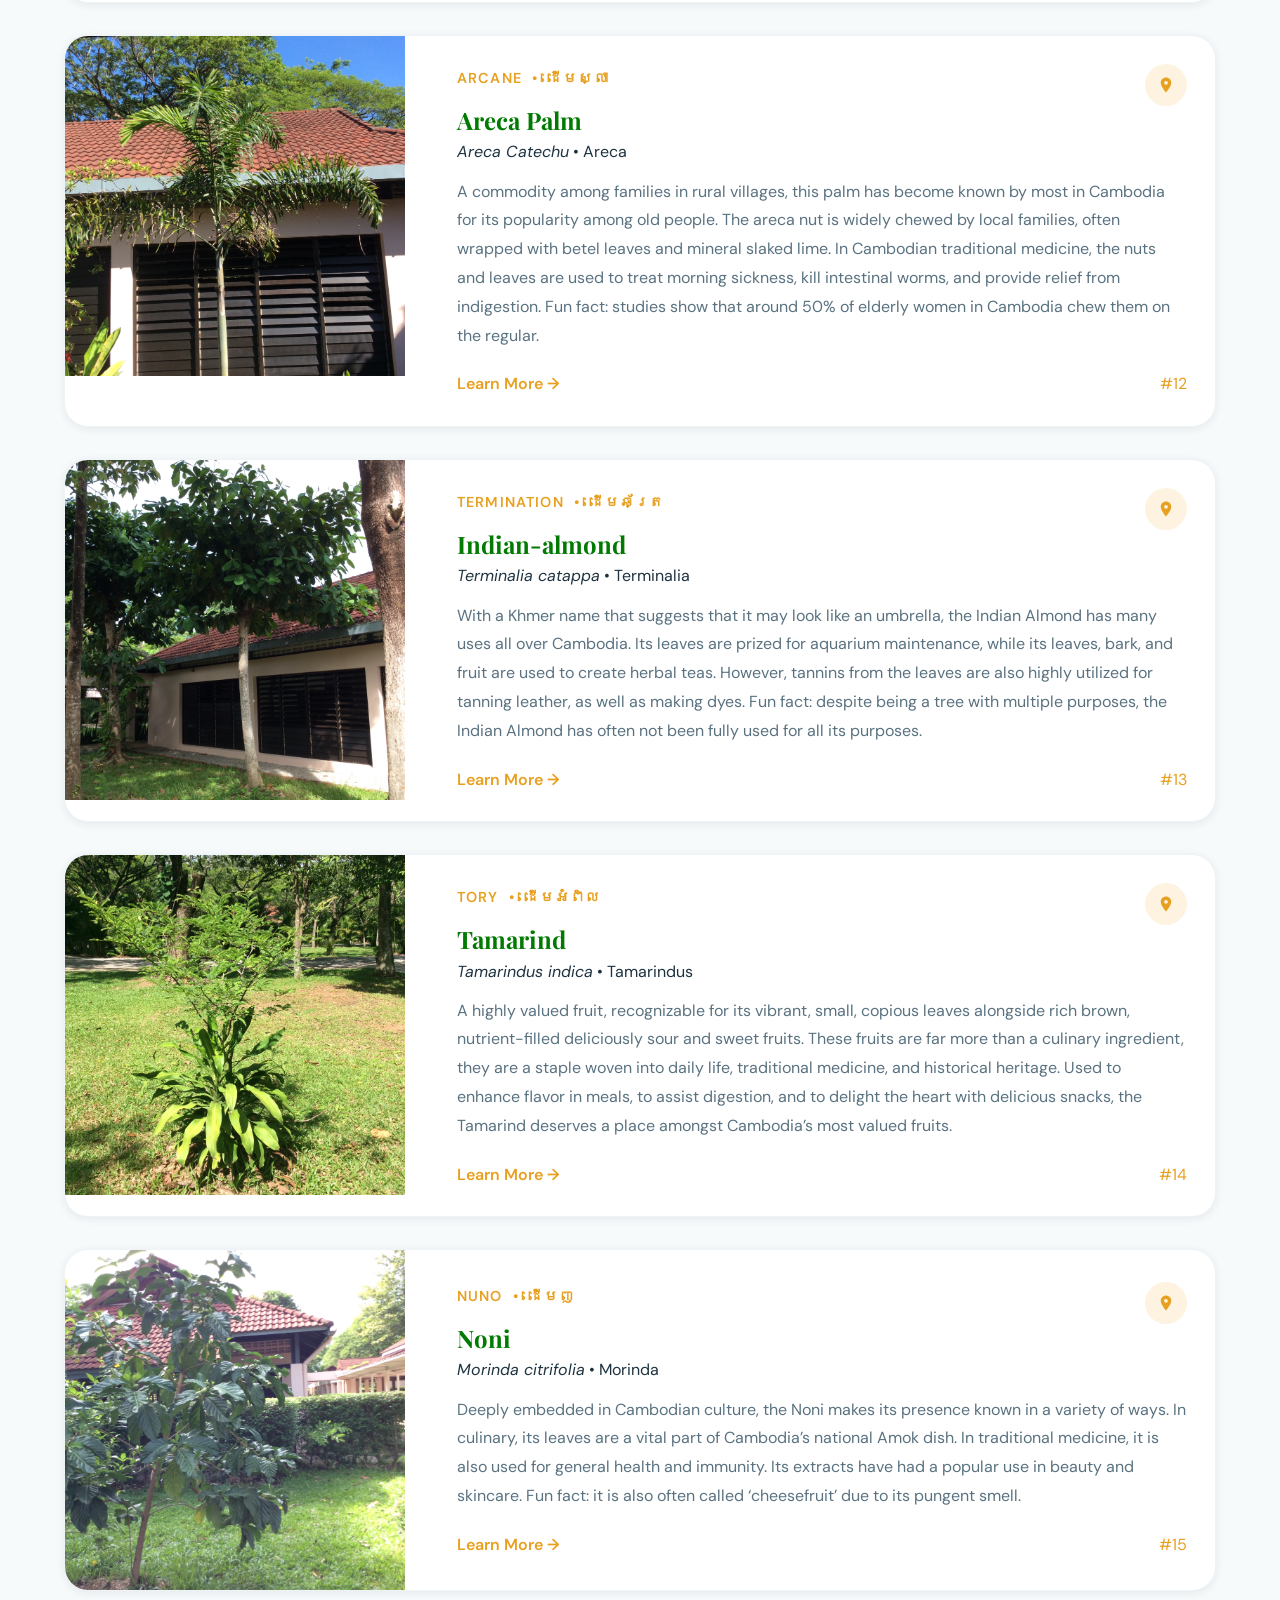
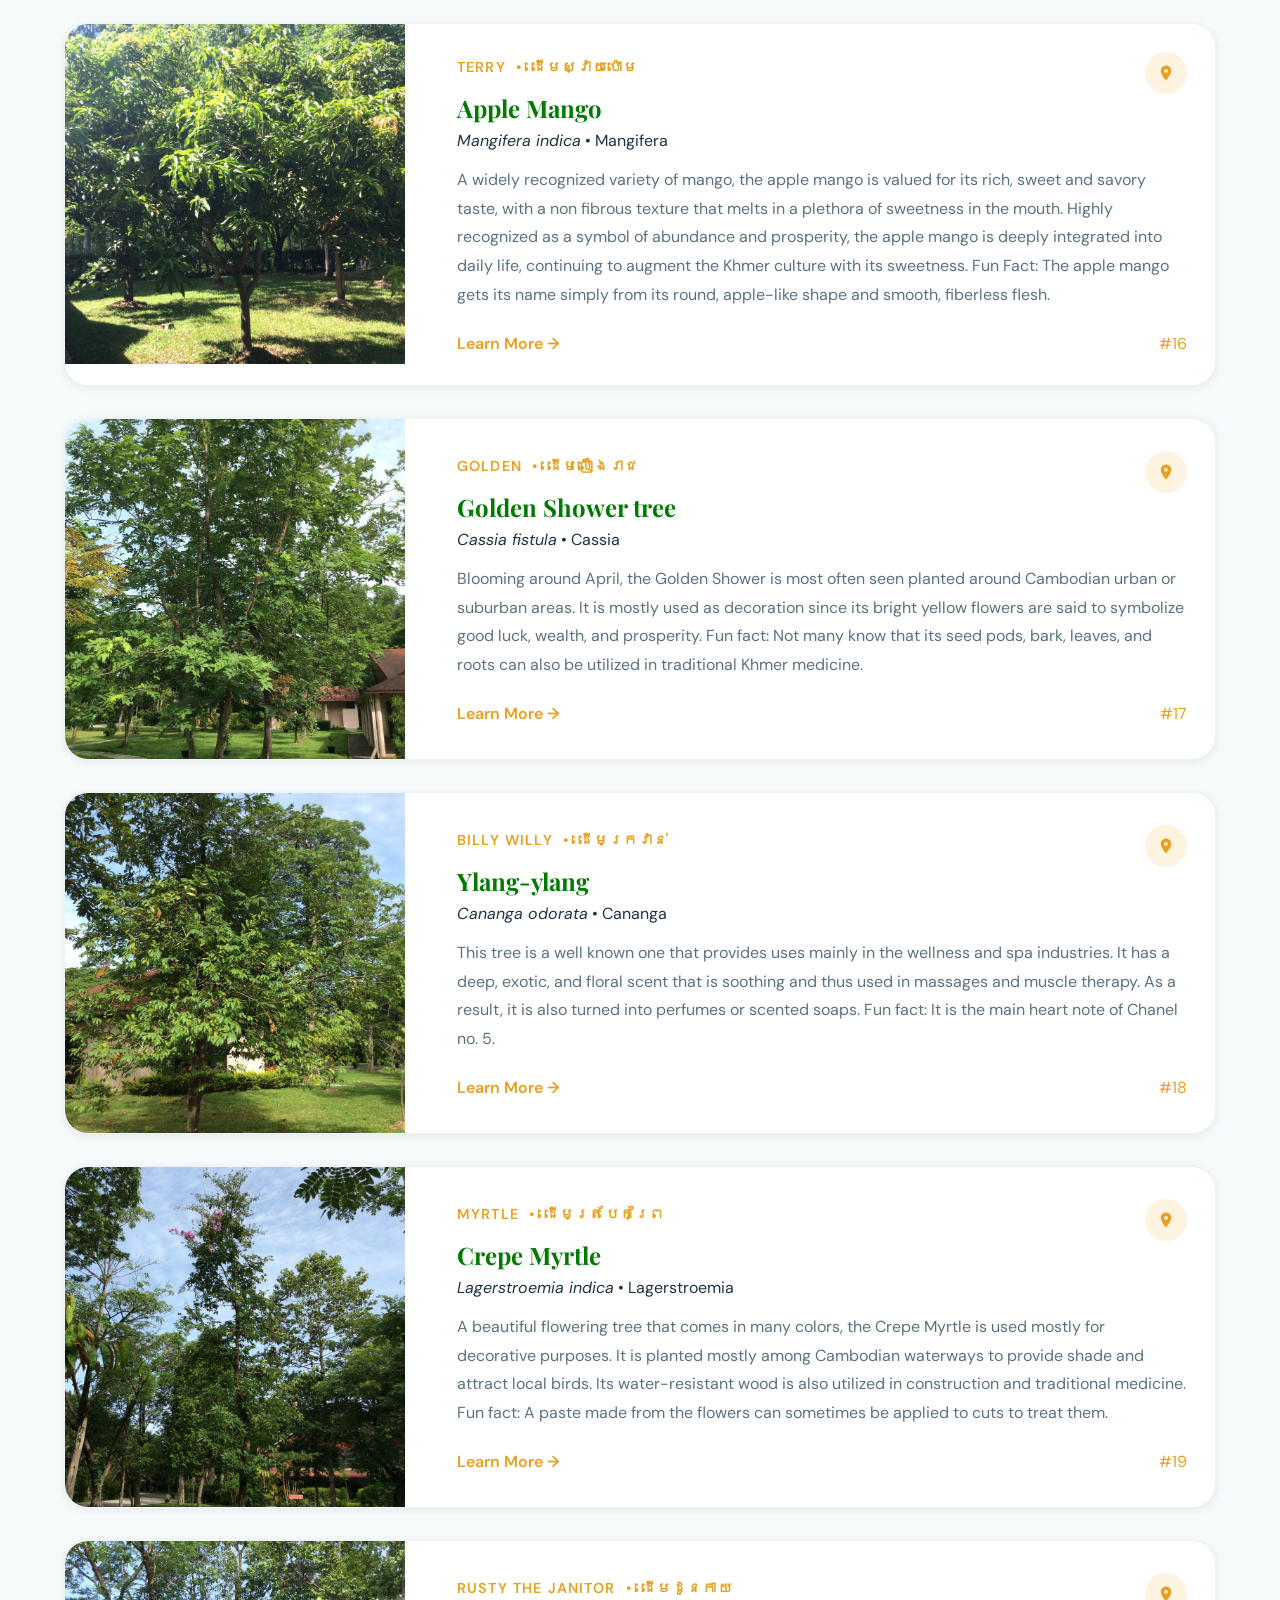
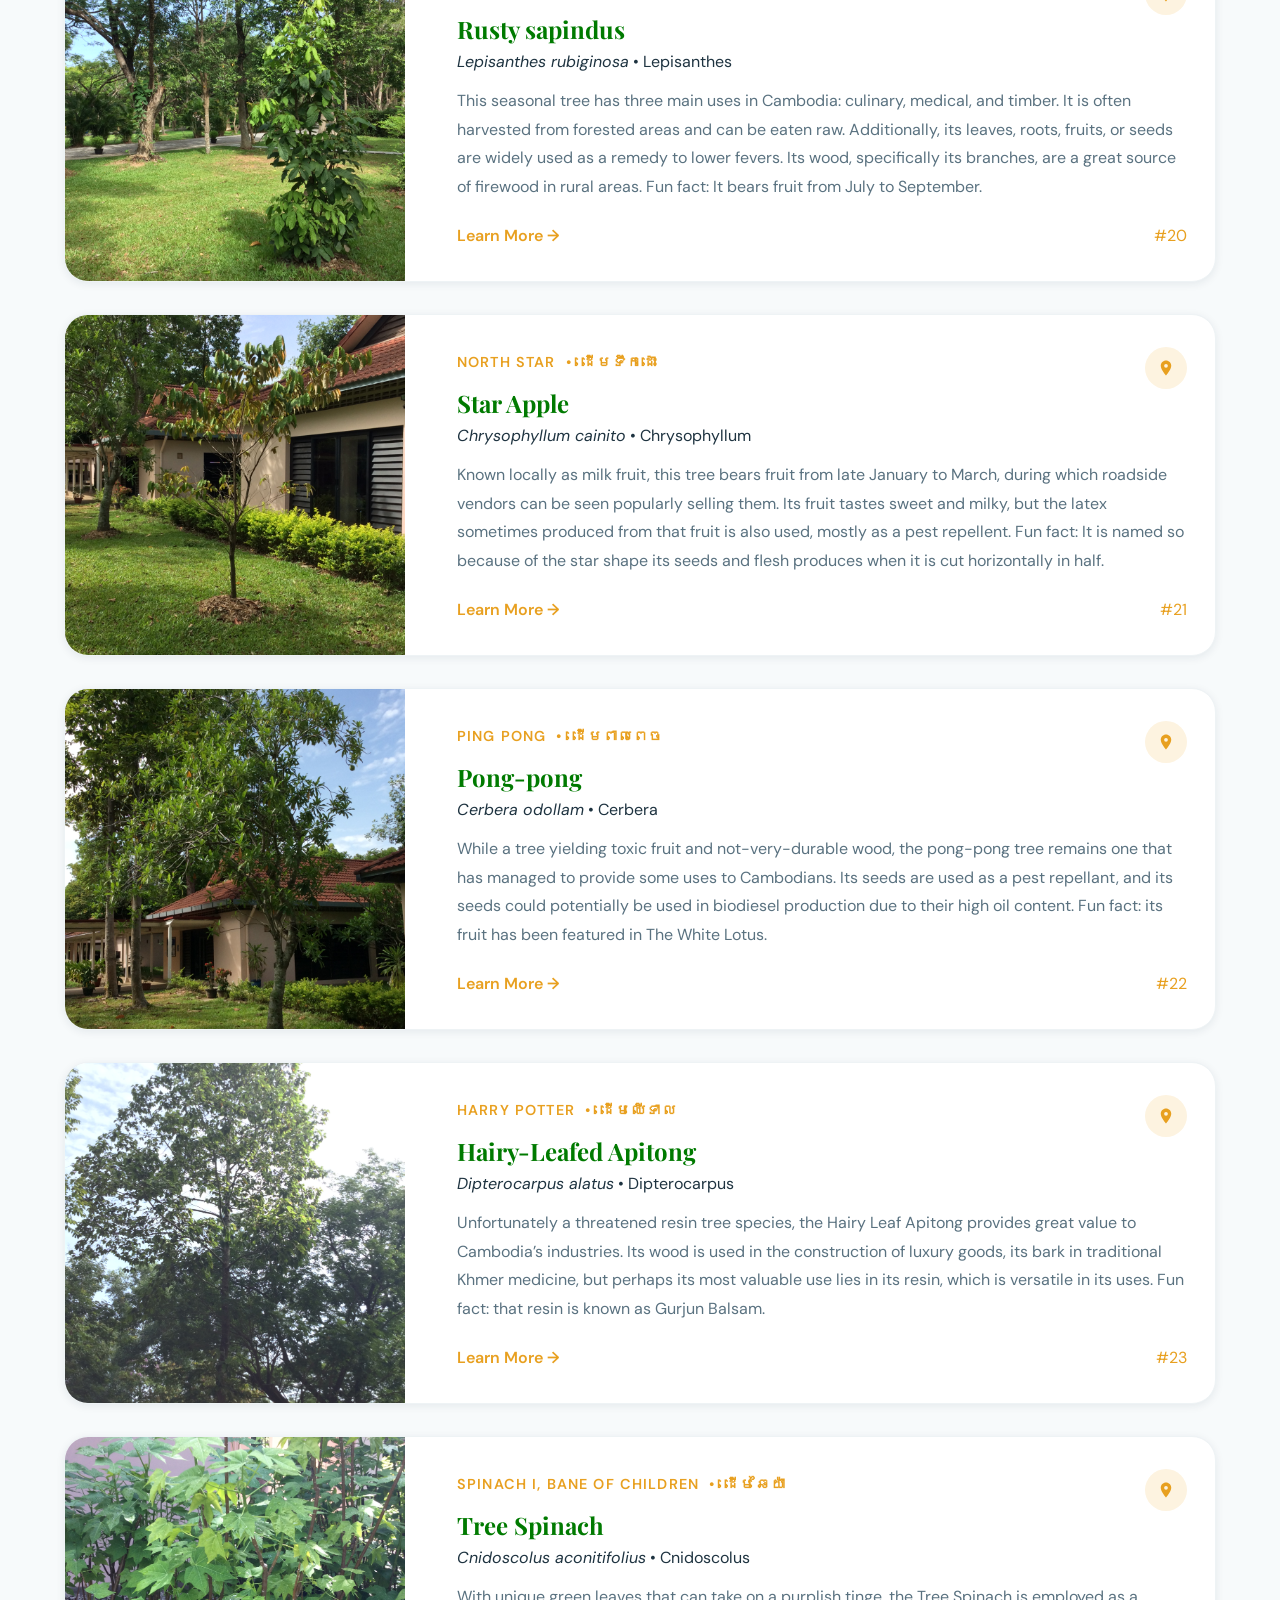
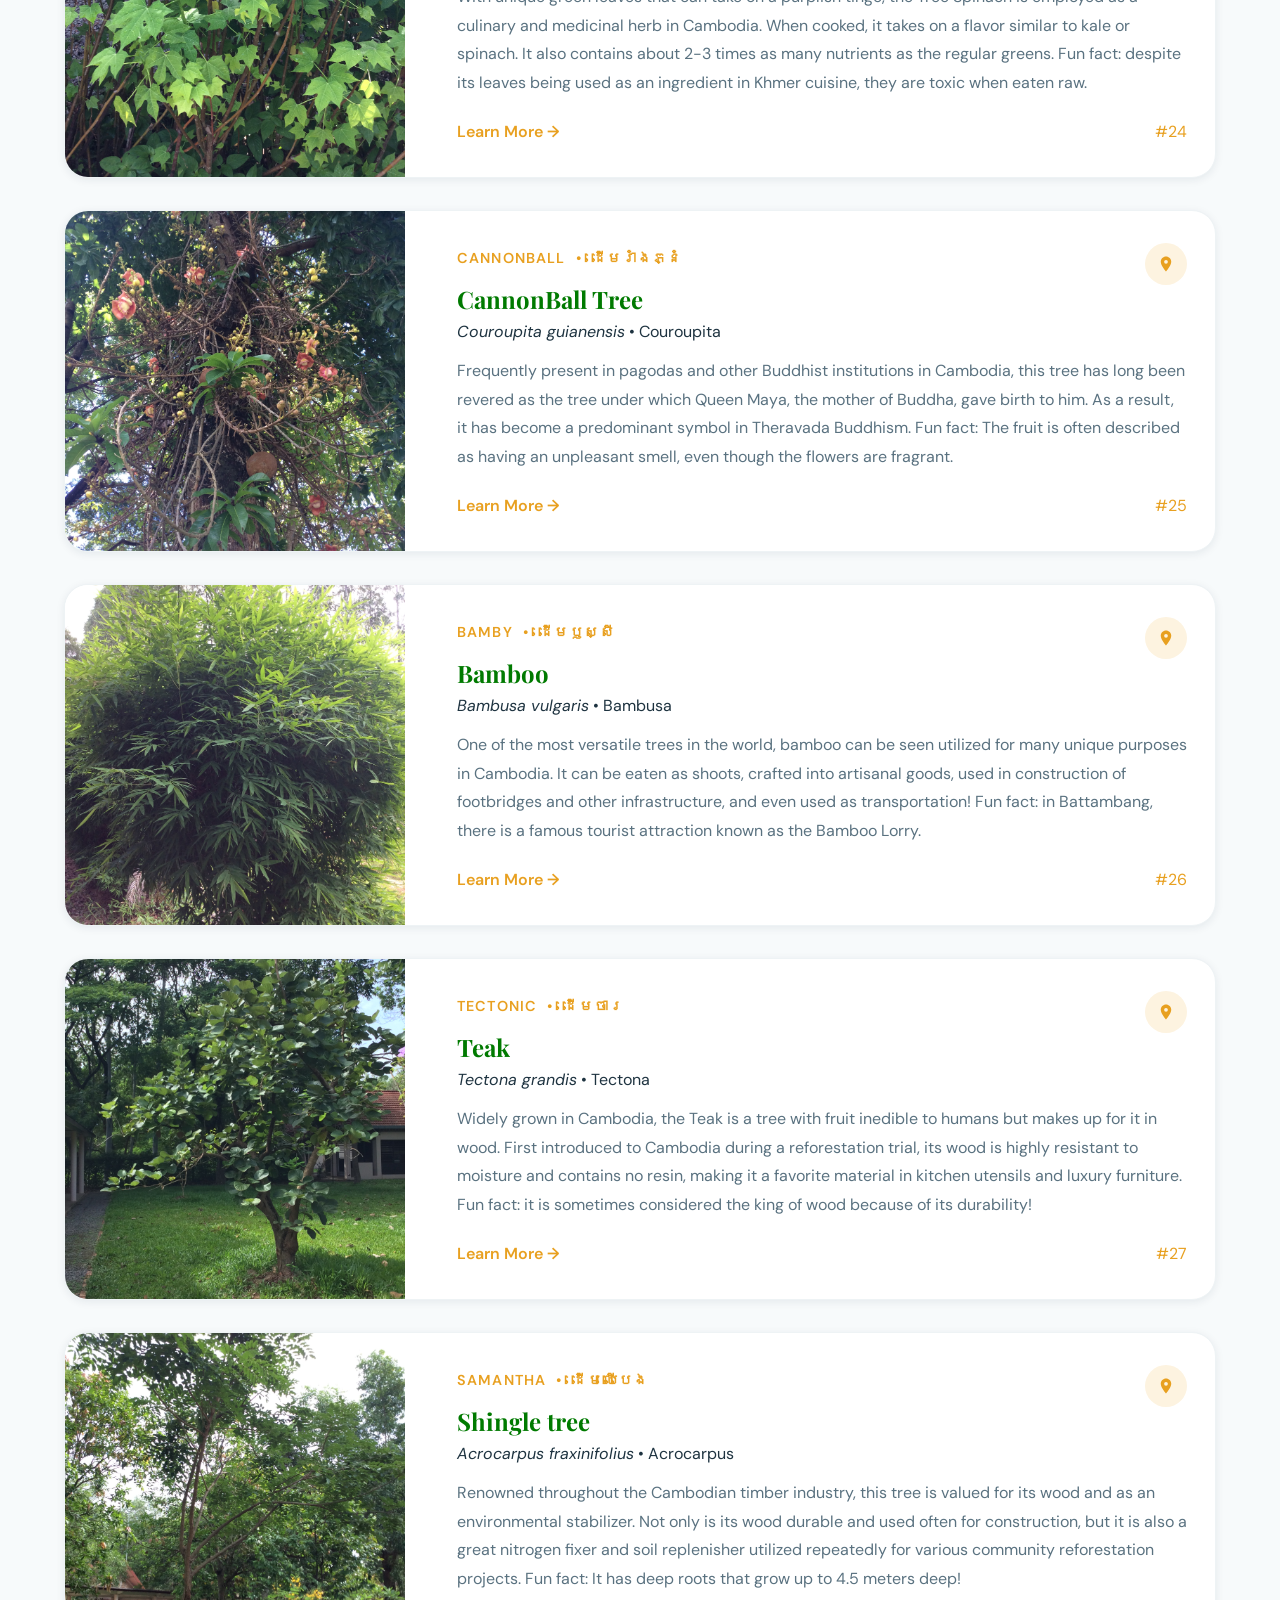
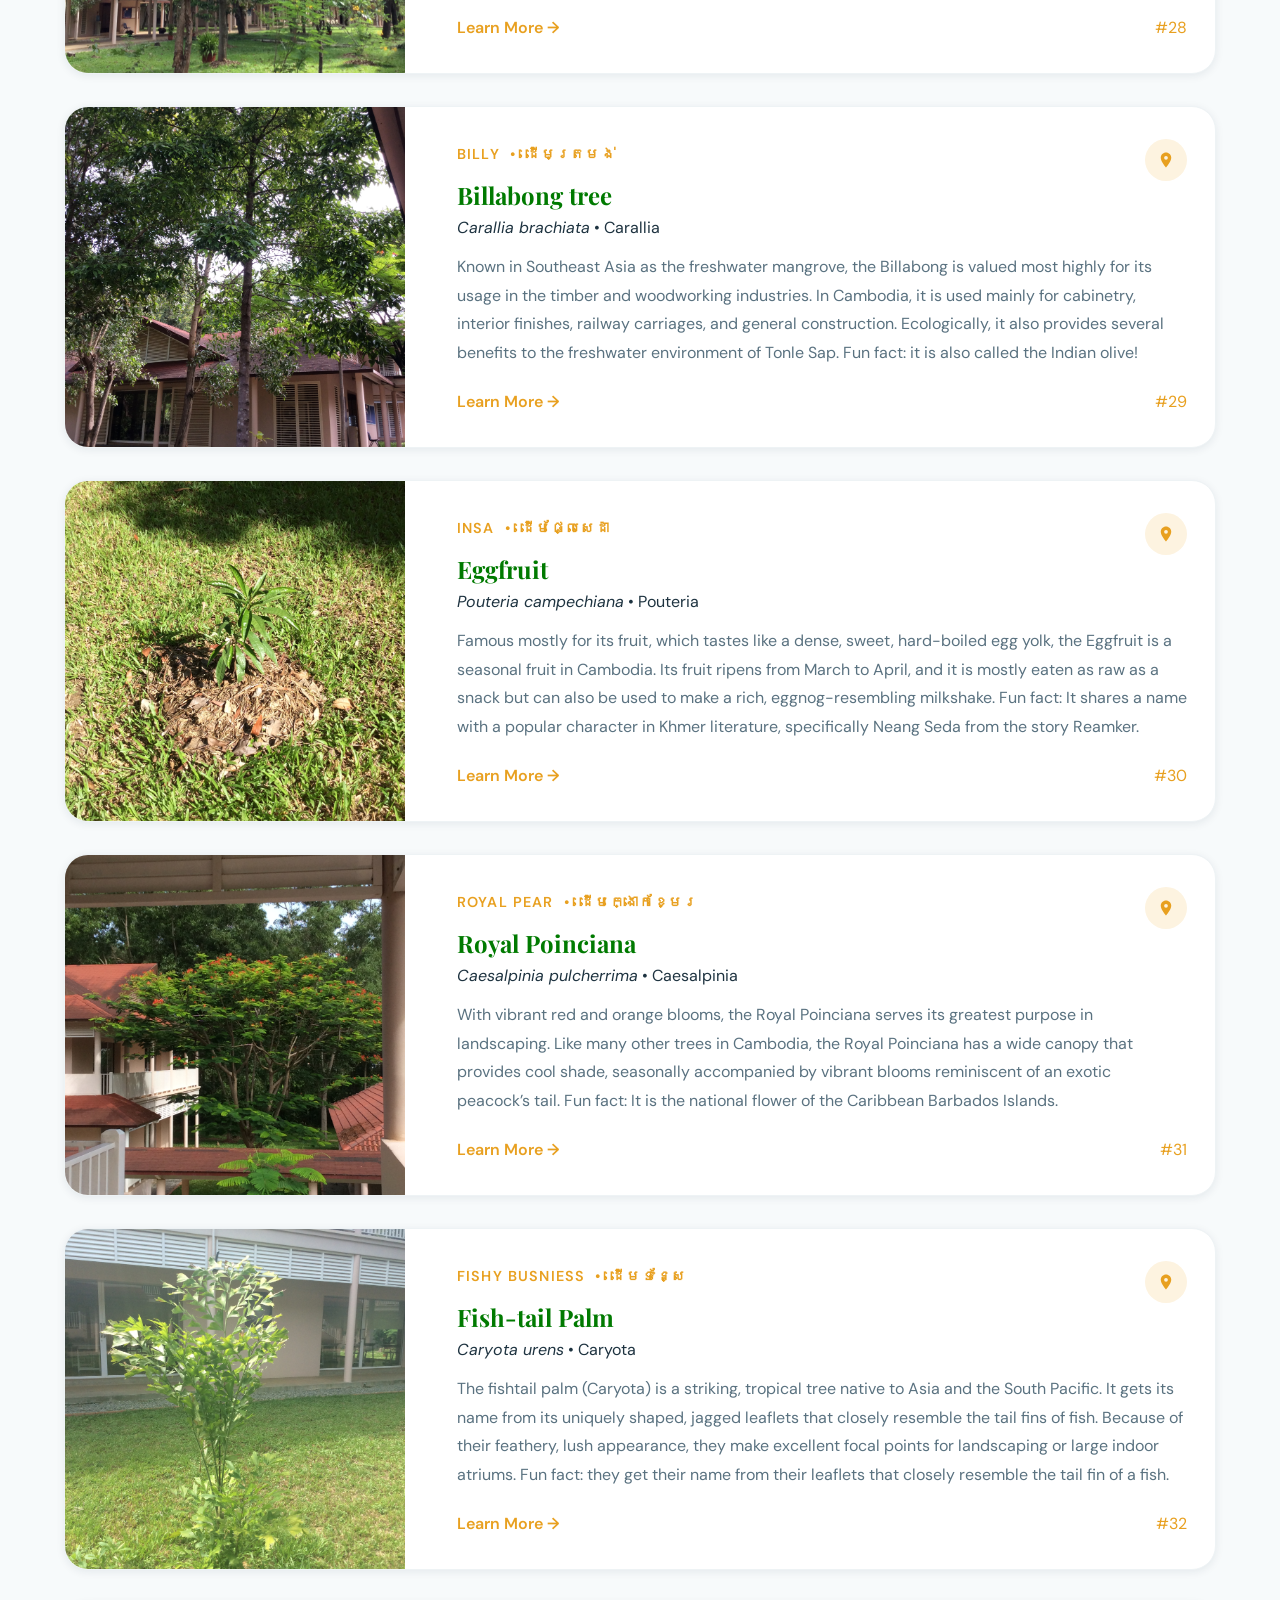
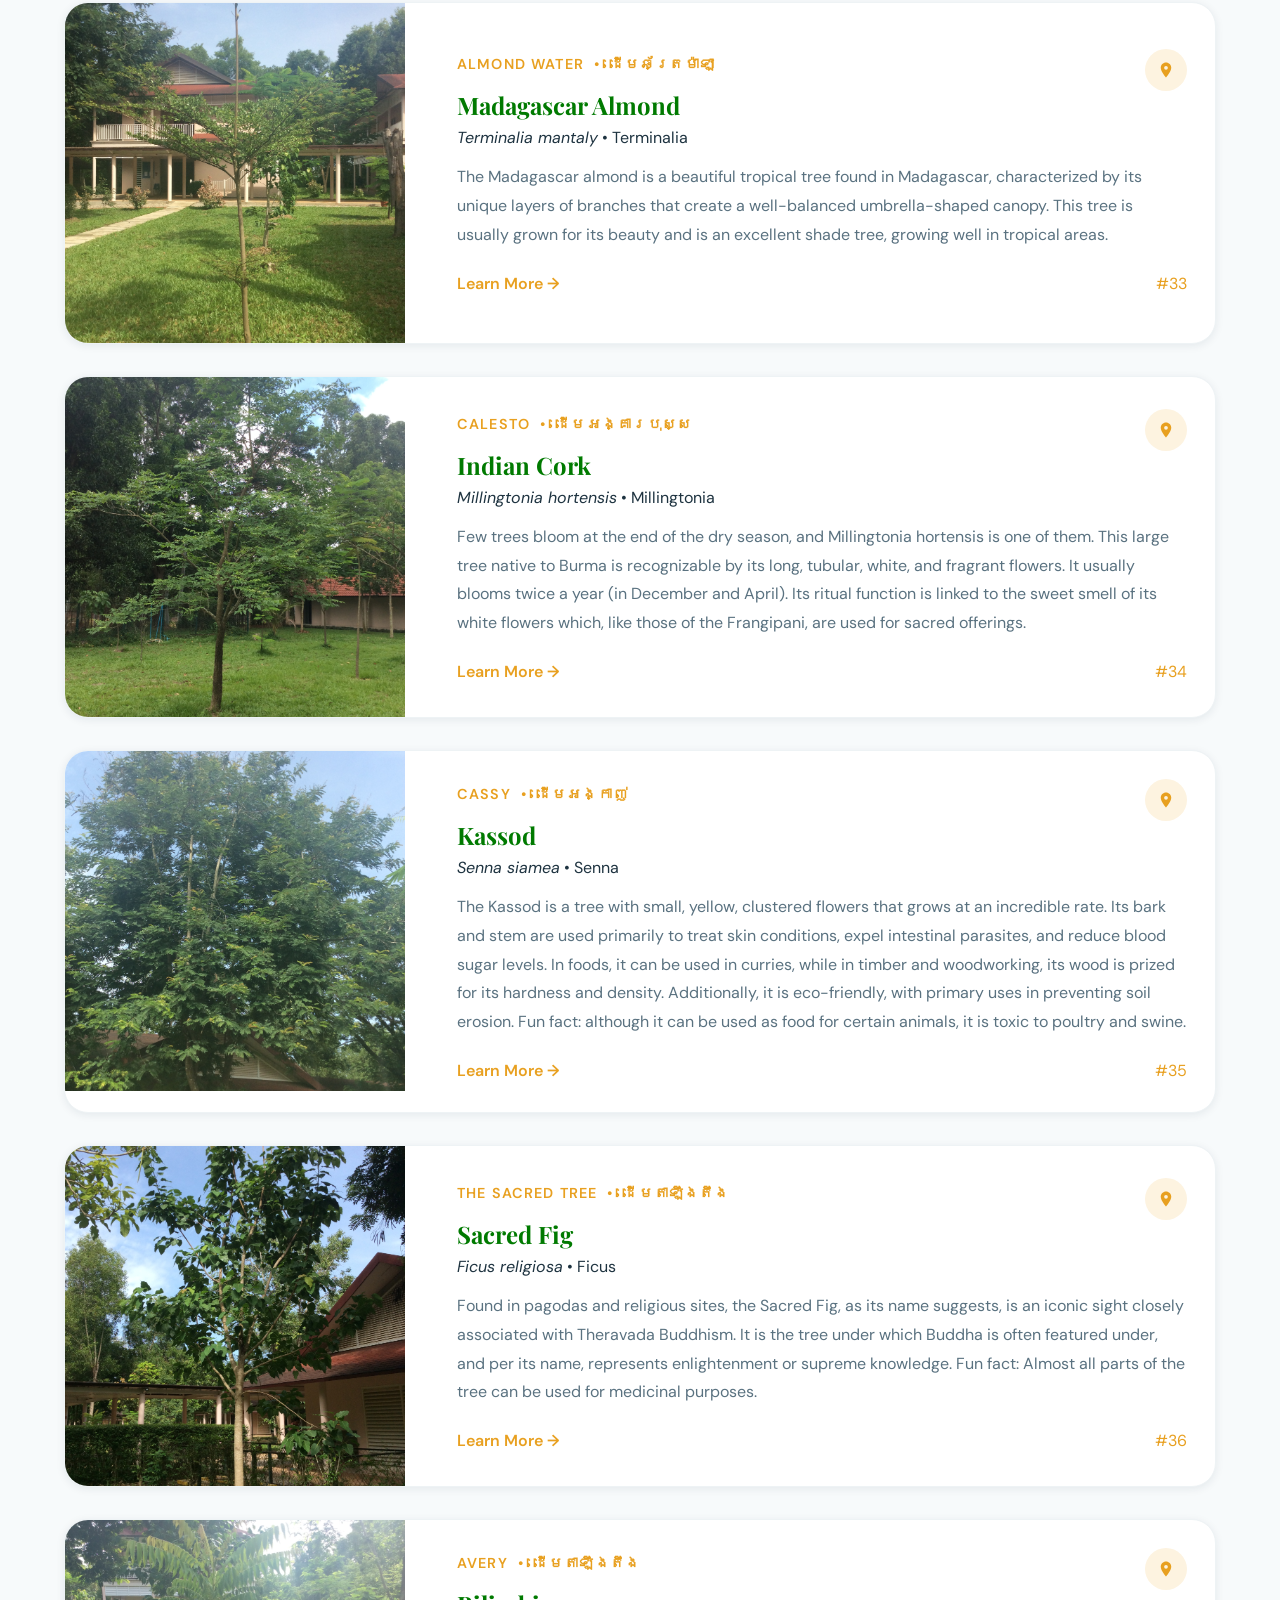
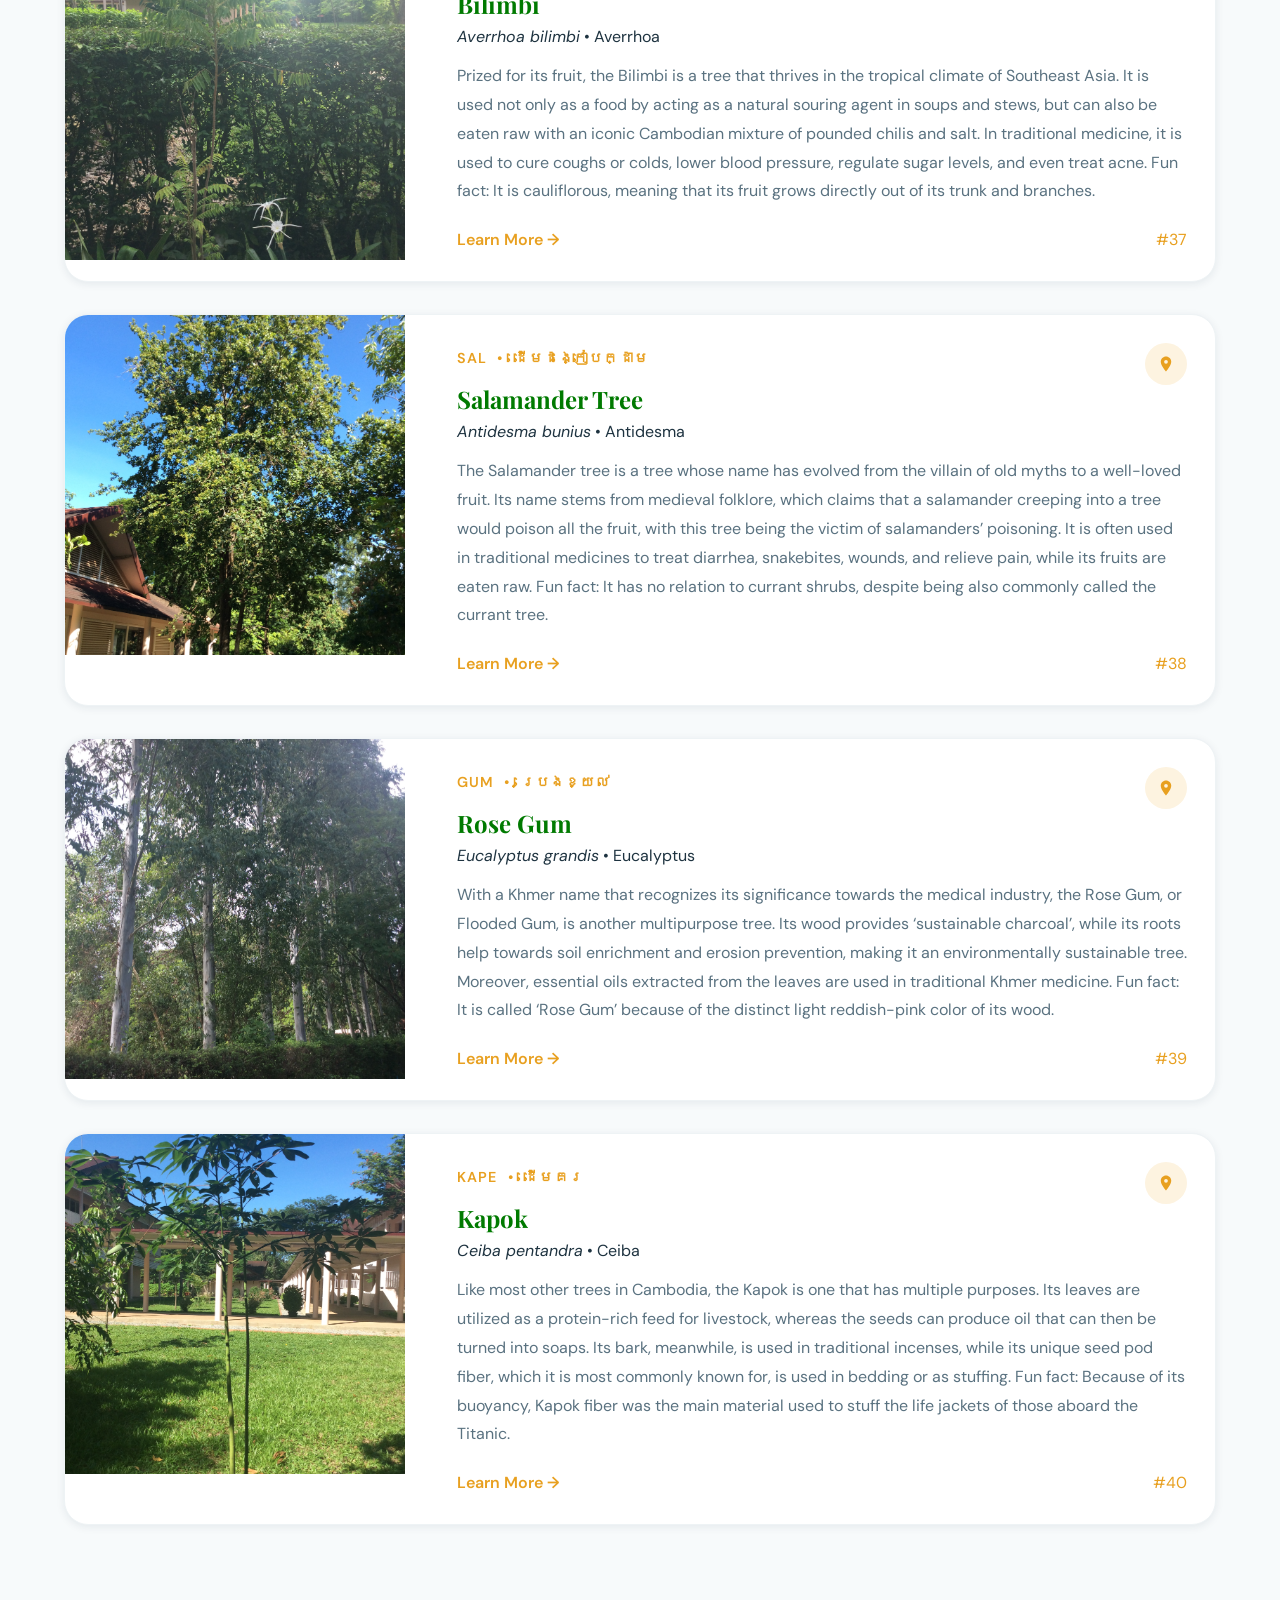
<file: catalogue.html>
<!DOCTYPE html>
<html lang="en">
<head>
  <meta charset="UTF-8">
  <meta name="viewport" content="width=device-width, initial-scale=1.0">
  <title>Tree-Mendous Campus - Catalogue</title>
  <link rel="icon" type="image/jpg" href="image/logo.png">
  <link rel="stylesheet" href="css/style.css">
</head>
<body>
  <div class="page-content">
    <!-- ─── HEADER ─── -->
    <section style="background: linear-gradient(135deg, var(--green) 0%, #1dad78 100%); padding: 90px 5% 70px; text-align: center;">
      <div class="fade-up">
        <div class="section-label" style="color: var(--gold);">Our Catalogue</div>
        <h2 style="color: var(--white); max-width: 700px; margin: 12px auto 20px;">Browse Our Trees</h2>
        <p style="color: rgba(255,255,255,0.75); max-width: 560px; margin: 0 auto; font-size: 1.05rem;">Each tree on campus is documented with its scientific name, common name, genus, description, and more.</p>
      </div>
    </section>
    <section class="search">
      <div class="admin-search-wrapper">
          <input type="text" id="treeSearch" class="admin-search" placeholder="Search trees by name, scientific name, genus, nickname, or id...">
      </div>
    </section>
    <section class="section section-light" style="margin-top: -35px;">
      <div id="catalogue-feed" class="catalogue-feed"></div>
    </section>
  </div>
  <script src="js/main.js"></script>
  <script src="js/catalogue.js"></script>
</body>
</html>
</file>
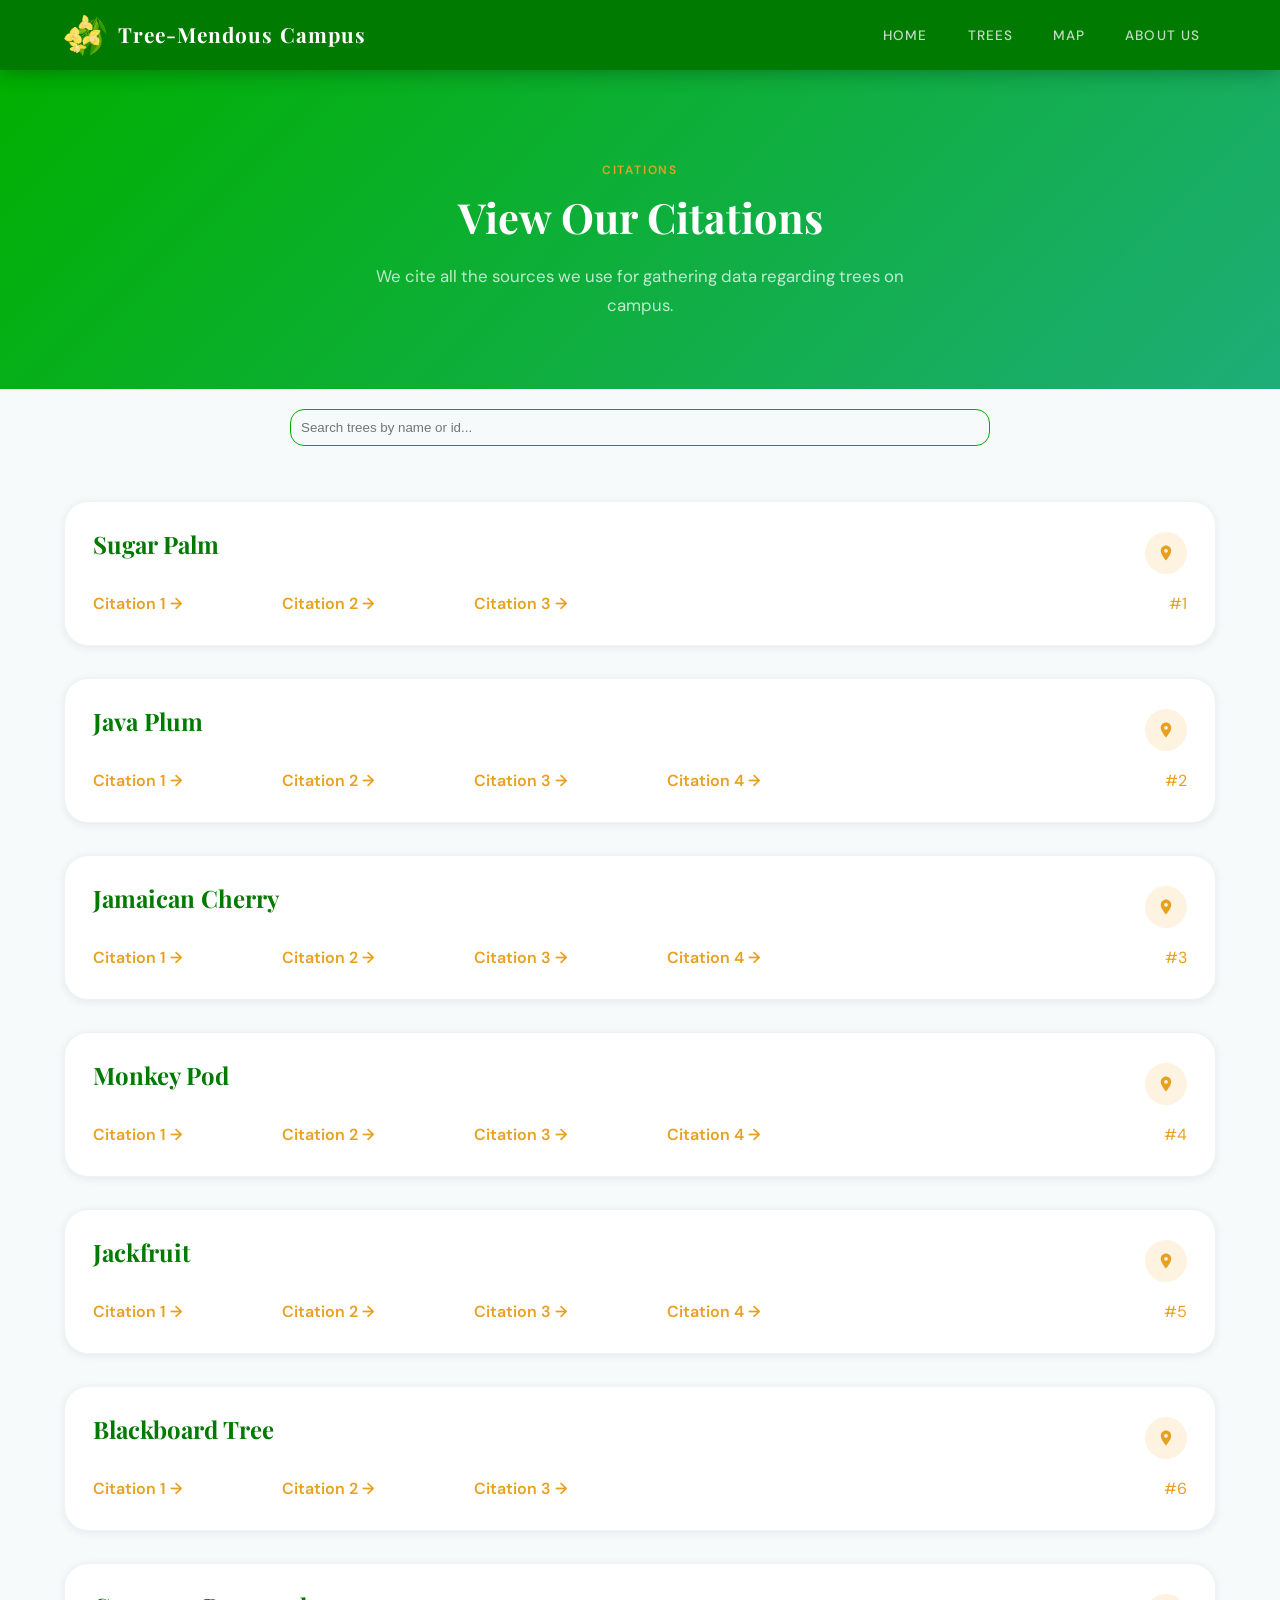
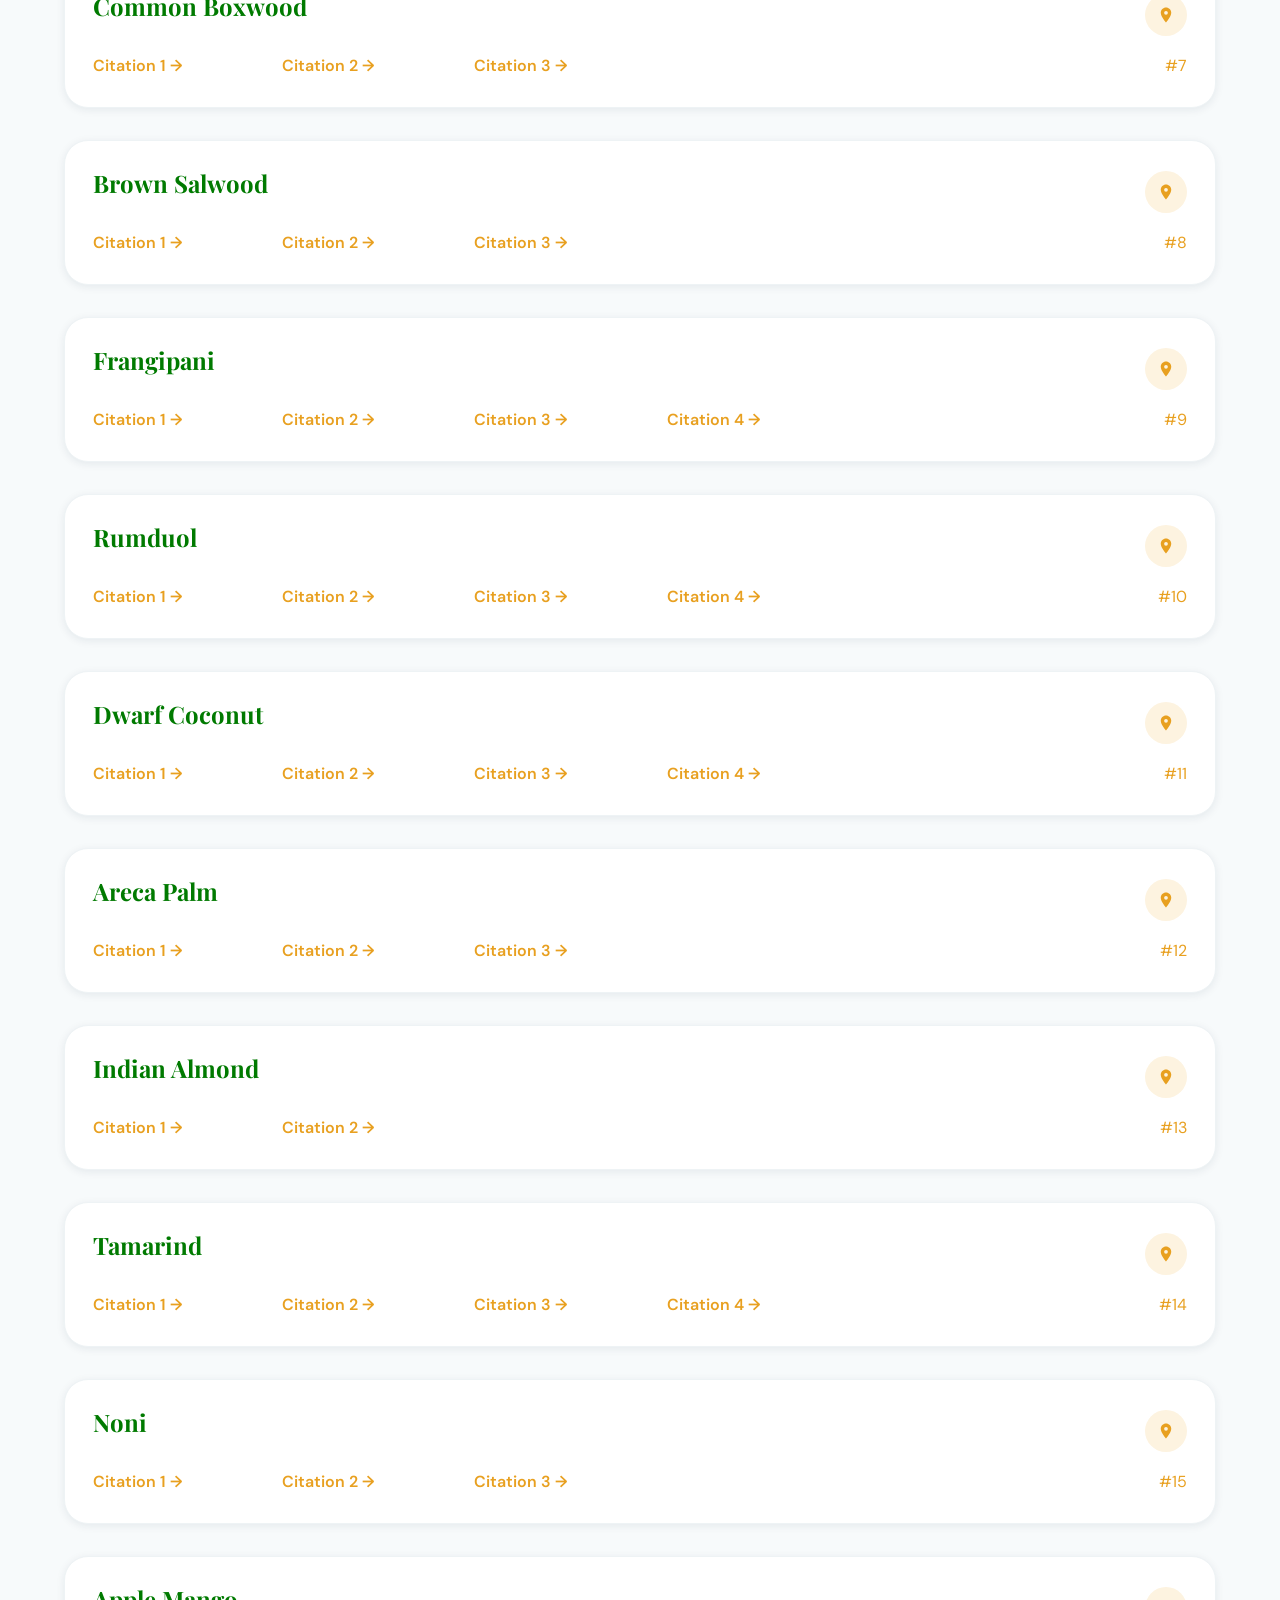
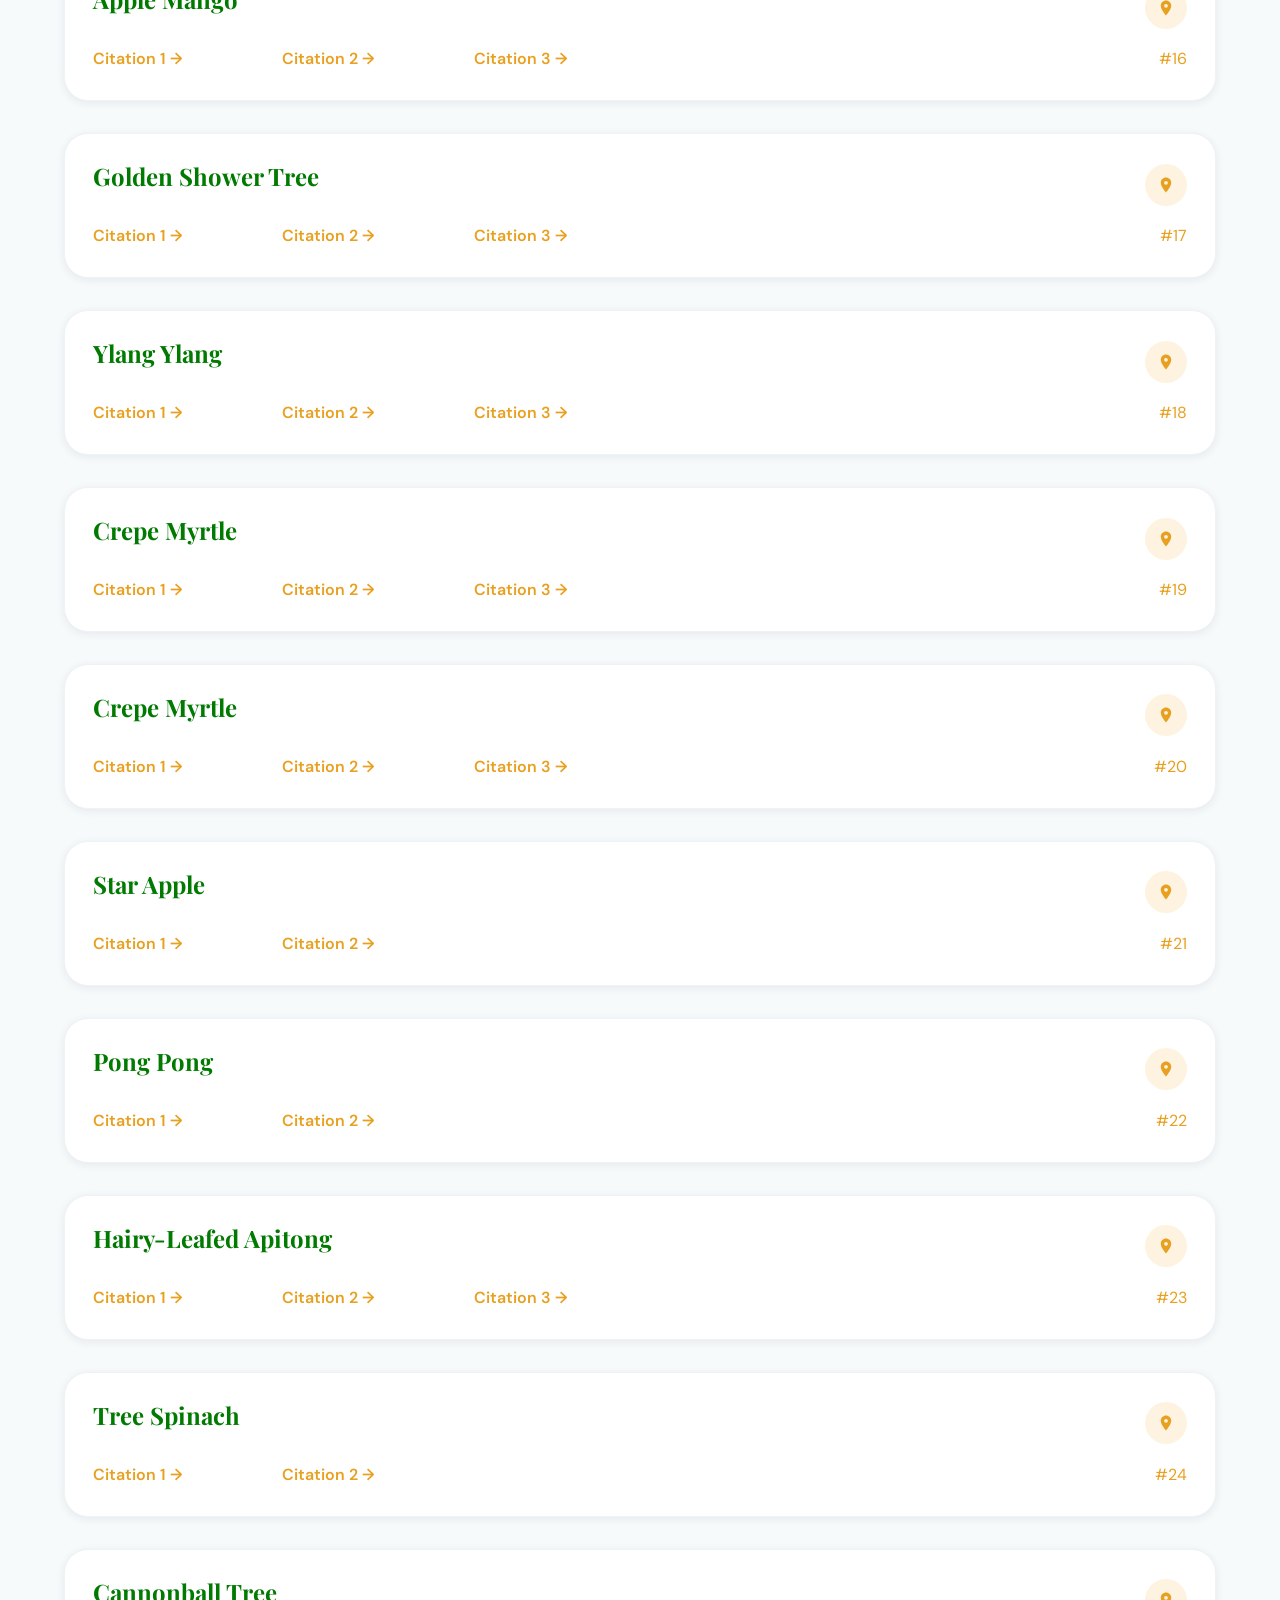
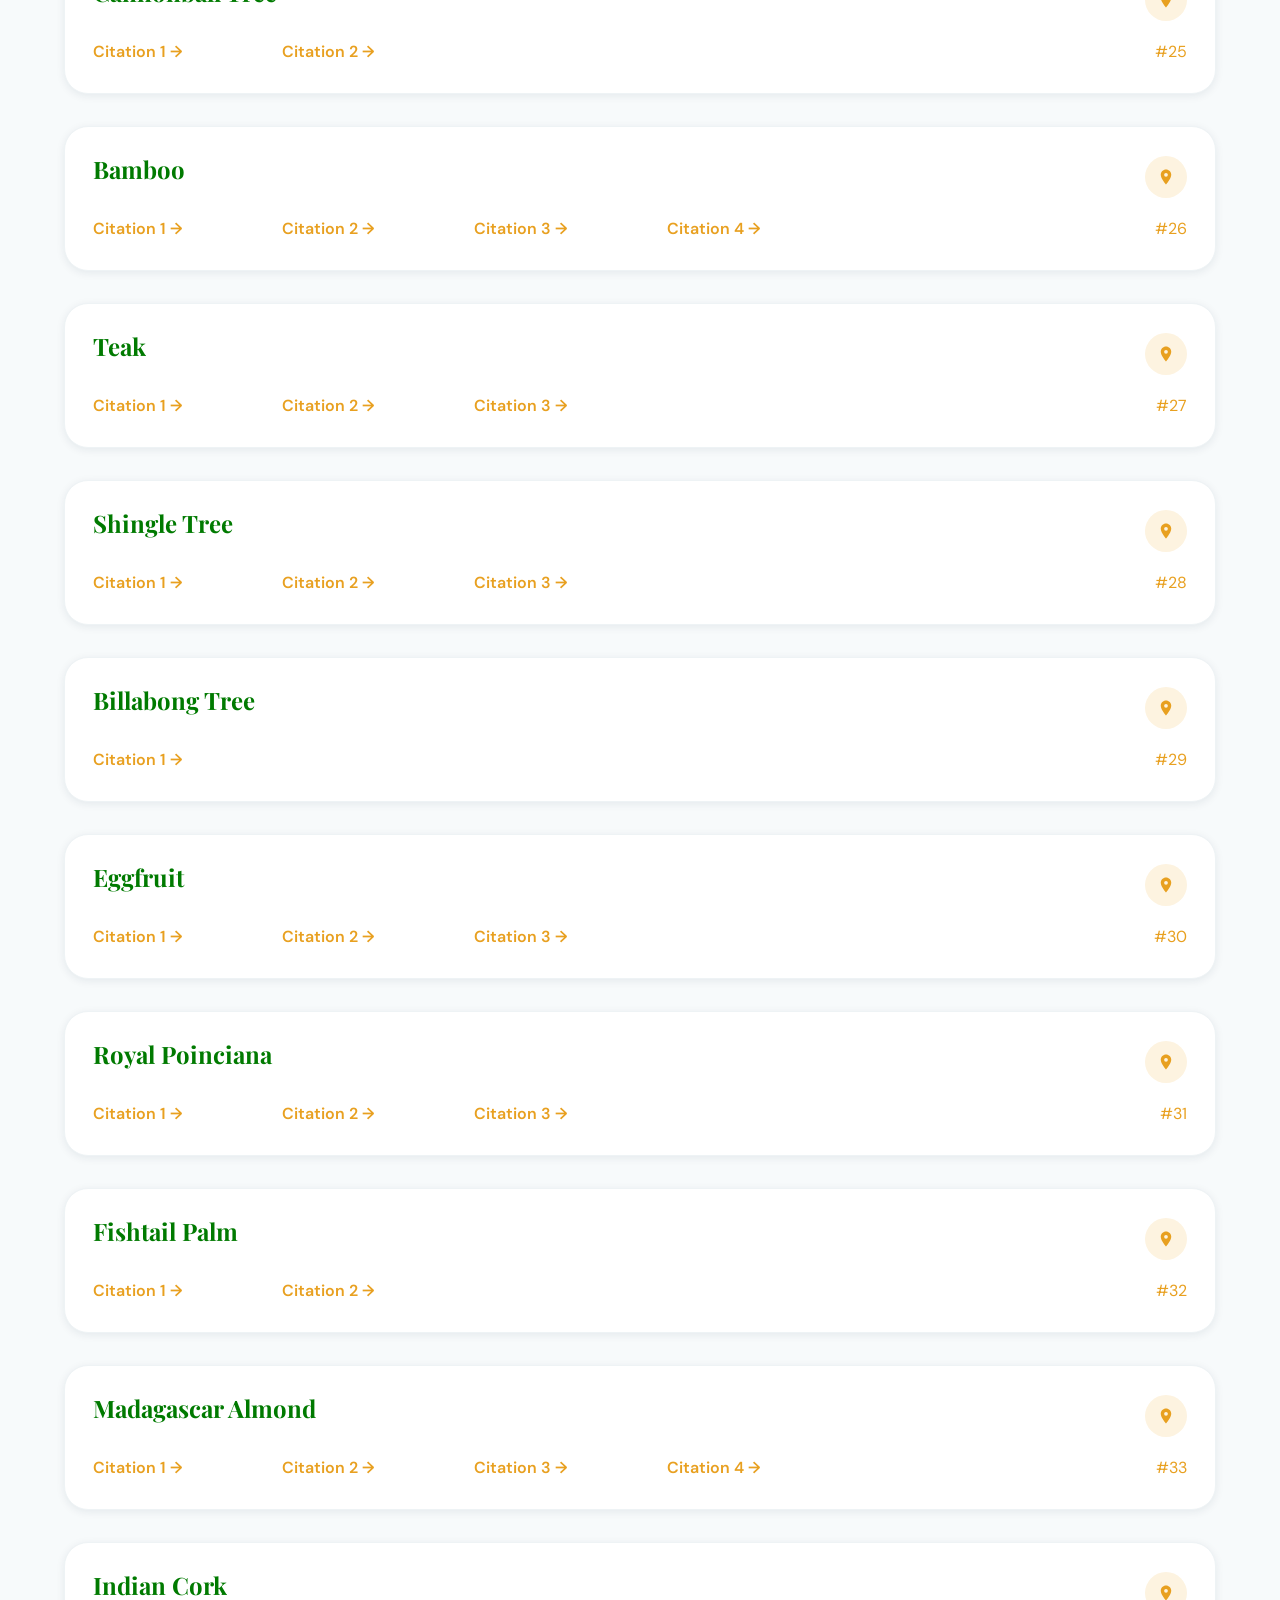
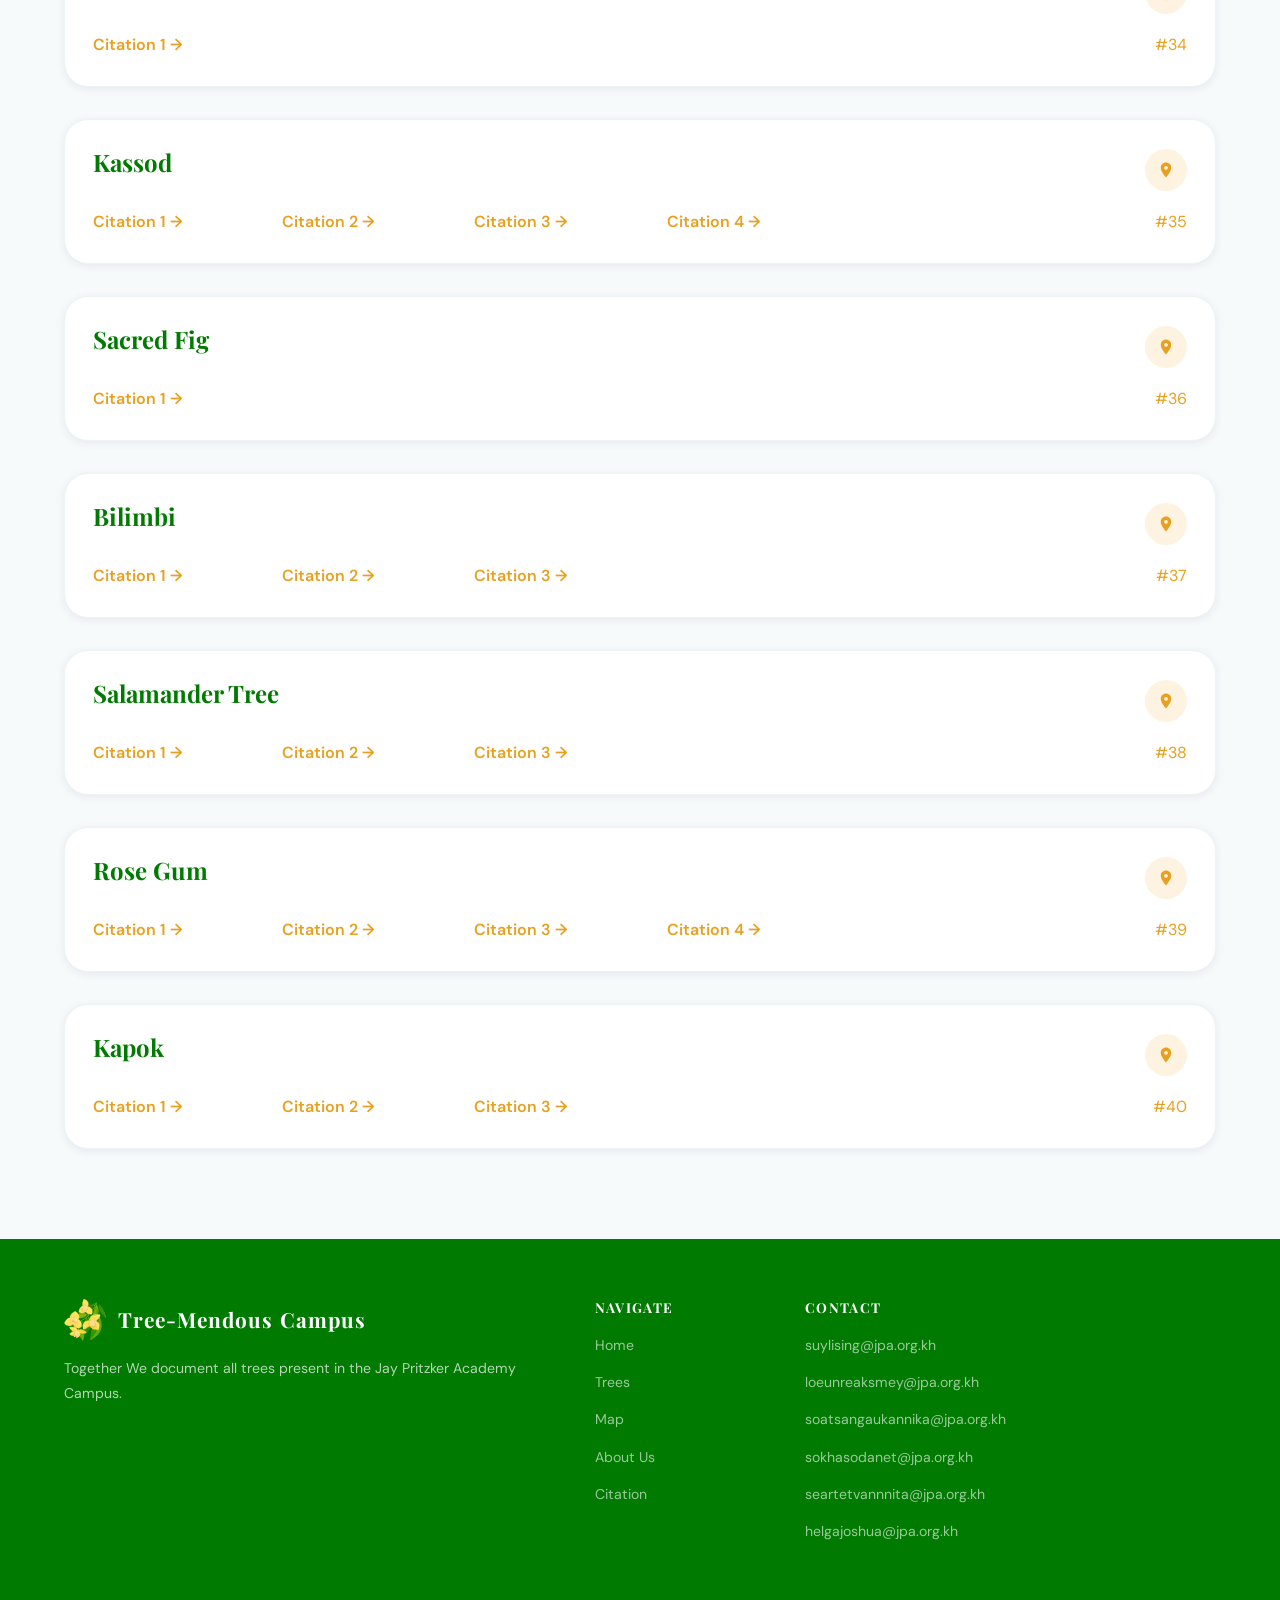
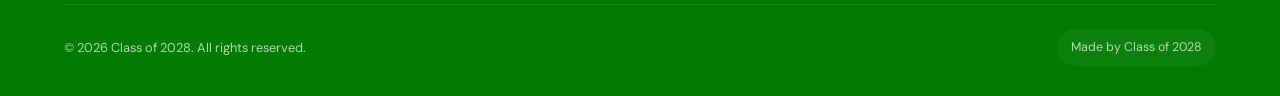
<file: citation.html>
<!DOCTYPE html>
<html lang="en">
<head>
  <meta charset="UTF-8">
  <meta name="viewport" content="width=device-width, initial-scale=1.0">
  <title>Tree-Mendous Campus - Citation</title>
  <link rel="icon" type="image/jpg" href="image/logo.png">
  <link rel="stylesheet" href="css/style.css">
</head>
<body>
  <div class="page-content">
    <!-- ─── HEADER ─── -->
    <section style="background: linear-gradient(135deg, var(--green) 0%, #1dad78 100%); padding: 90px 5% 70px; text-align: center;">
      <div class="fade-up">
        <div class="section-label" style="color: var(--gold);">Citations</div>
        <h2 style="color: var(--white); max-width: 700px; margin: 12px auto 20px;">View Our Citations</h2>
        <p style="color: rgba(255,255,255,0.75); max-width: 560px; margin: 0 auto; font-size: 1.05rem;">We cite all the sources we use for gathering data regarding trees on campus.</p>
      </div>
    </section>
    <section class="search">
      <div class="admin-search-wrapper">
          <input type="text" id="citeSearch" class="admin-search" placeholder="Search trees by name or id...">
      </div>
    </section>
    <section class="section section-light" style="margin-top: -35px;">
      <div id="citation-feed" class="catalogue-feed"></div>
    </section>
  </div>
  <script src="js/main.js"></script>
  <script src="js/citation.js"></script>
</body>
</html>
</file>
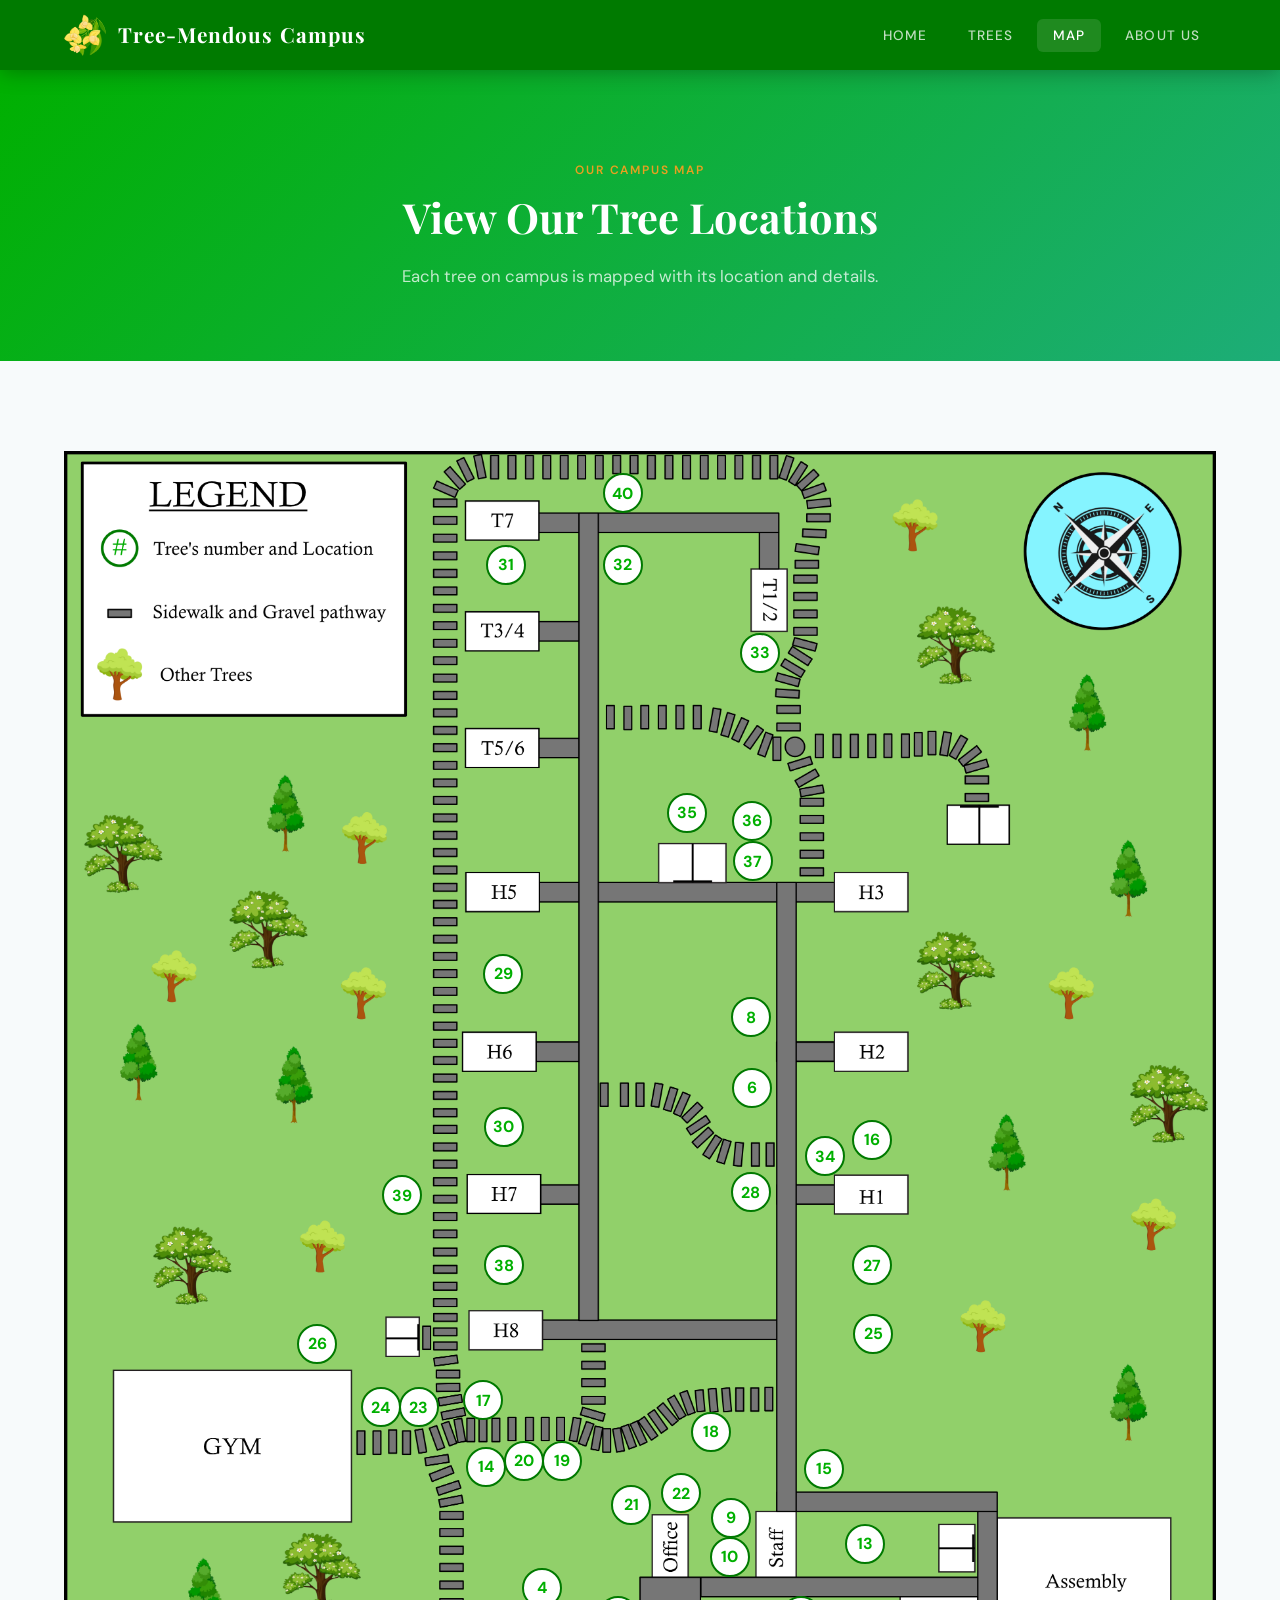
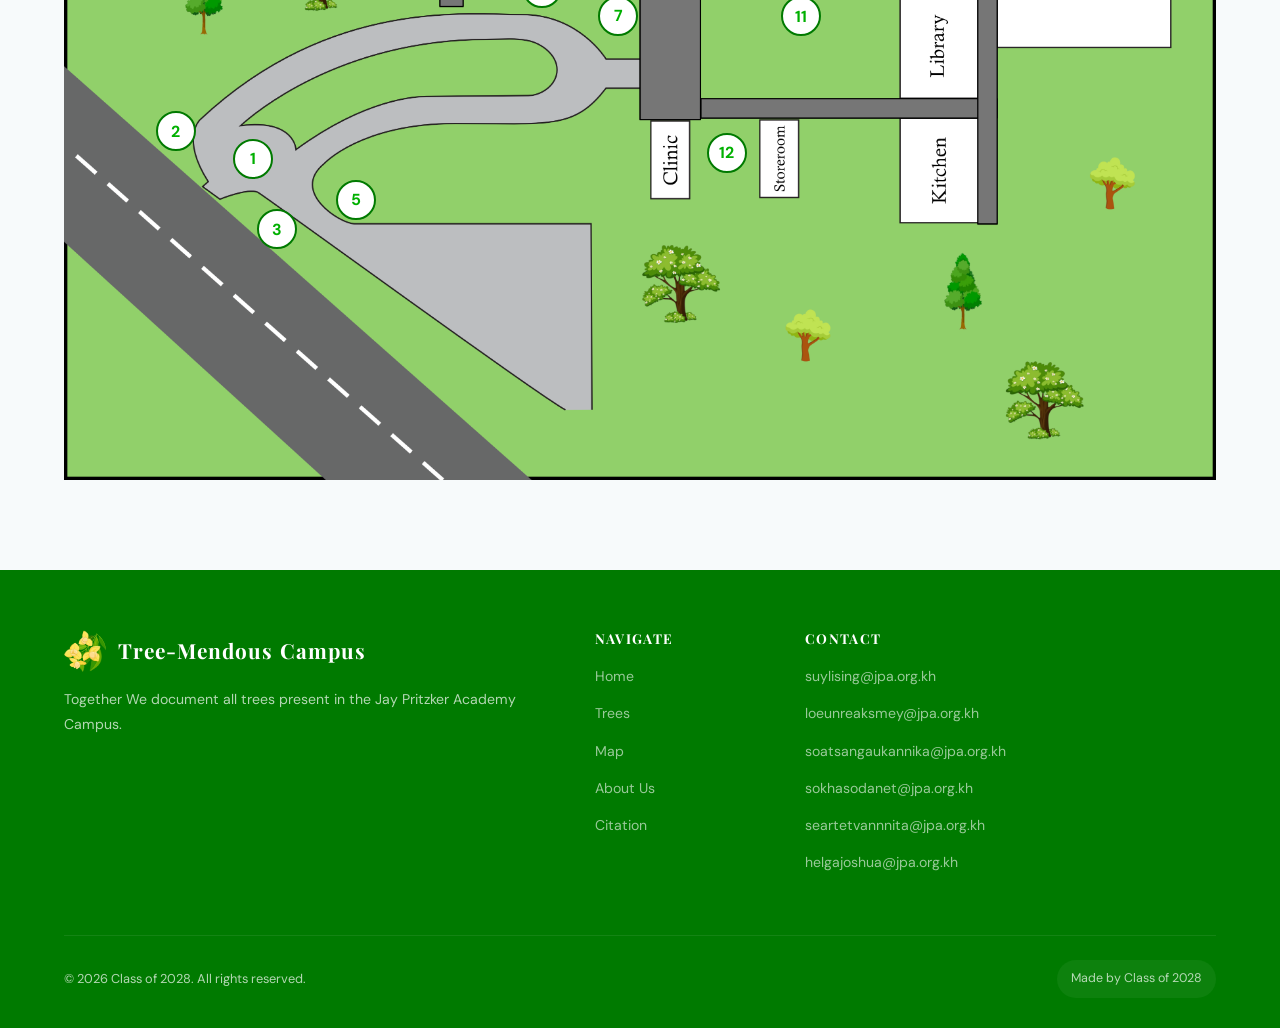
<file: map.html>
<!DOCTYPE html>
<html lang="en">
<head>
  <meta charset="UTF-8">
  <meta name="viewport" content="width=device-width, initial-scale=1.0">
  <title>Tree-Mendous Campus - Map</title>
  <link rel="icon" type="image/jpg" href="image/logo.png">
  <link rel="stylesheet" href="css/style.css">
</head>
<body>

  <div class="page-content">
    <section style="background: linear-gradient(135deg, var(--green) 0%, #1dad78 100%); padding: 90px 5% 70px; text-align: center;">
      <div class="fade-up">
        <div class="section-label" style="color: var(--gold);">Our Campus Map</div>
        <h2 style="color: var(--white); max-width: 700px; margin: 12px auto 20px;">View Our Tree Locations</h2>
        <p style="color: rgba(255,255,255,0.75); max-width: 560px; margin: 0 auto; font-size: 1.05rem;">Each tree on campus is mapped with its location and details.</p>
      </div>
    </section>

    <section class="section">
        <div class="campus-map-container">
          <img src="image/campus-map.png" alt="Campus Map" class="campus-map-image">
          <div id="tree-markers"></div>
        </div>
      </section>
  </div>
  <script src="js/main.js"></script>
  <script src="js/map.js"></script>
</body>
</html>
</file>
<file: css/style.css>
@import url('https://fonts.googleapis.com/css2?family=Playfair+Display:wght@400;600;700&family=DM+Sans:wght@300;400;500;600&display=swap');

:root {
  --green:        #00b000;
  --pastel-green: #77DD77;
  --dark-green:   #007a00;
  --teal-pale:  #E8F6F8;
  --gold:       #e8a020;
  --gold-light: #FDF3E0;
  --white:      #FFFFFF;
  --offwhite:   #F7FAFB;
  --gray-100:   #EEF3F5;
  --gray-300:   #B0C4CC;
  --gray-600:   #5A7280;
  --gray-800:   #1E3340;
  --green-soft: #2DB87A;
  --gold-golden: #F9E000;

  --font-display: 'Playfair Display', Georgia, serif;
  --font-body:    'DM Sans', sans-serif;

  --shadow-sm:  0 2px 8px rgba(13,43,69,0.08);
  --shadow-md:  0 6px 24px rgba(13,43,69,0.12);
  --shadow-lg:  0 16px 48px rgba(13,43,69,0.16);

  --radius-sm: 6px;
  --radius-md: 14px;
  --radius-lg: 24px;

  --nav-height: 70px;
}

/*--------------TAB-------------------*/

*, *::before, *::after { box-sizing: border-box; margin: 0; padding: 0; }

html { scroll-behavior: smooth; font-size: 16px; }

body {
  font-family: var(--font-body);
  color: var(--gray-800);
  background: var(--offwhite);
  line-height: 1.7;
  overflow-x: hidden;
}

/* ─── TYPOGRAPHY ─── */
h1, h2, h3, h4 { font-family: var(--font-display); line-height: 1.2; }
h1 { font-size: clamp(2.2rem, 5vw, 3.6rem); }
h2 { font-size: clamp(1.8rem, 3.5vw, 2.6rem); }
h3 { font-size: clamp(1.2rem, 2.5vw, 1.5rem); }
p  { font-size: 1rem; color: var(--gray-600); }

a { text-decoration: none; color: inherit; }
img { max-width: 100%; display: block; }

/* ─── NAVBAR ─── */
.navbar {
  position: fixed; top: 0; left: 0; right: 0;
  height: var(--nav-height);
  background: var(--dark-green);
  display: flex; align-items: center; justify-content: space-between;
  padding: 0 5%;
  z-index: 1000;
  box-shadow: 0 2px 20px rgba(0,0,0,0.3);
}

.navbar-brand {
  display: flex; align-items: center; gap: 12px;
  font-family: var(--font-display);
  font-size: 1.3rem;
  font-weight: 700;
  color: var(--white);
  letter-spacing: 0.05em;
}

.logo {
  width: 42px; height: 42px;
  border-radius: 50%;
  object-fit: cover;
}

.img-medium {
  width: 55px; height: 55px;
}

.nav-links {
  display: flex; align-items: center; gap: 8px;
  list-style: none;
}

.nav-links a {
  color: rgba(255,255,255,0.75);
  font-size: 0.85rem;
  font-weight: 500;
  letter-spacing: 0.08em;
  text-transform: uppercase;
  padding: 8px 16px;
  border-radius: var(--radius-sm);
  transition: all 0.2s;
}

.nav-links a:hover,
.nav-links a.active {
  color: var(--white);
  background: rgba(255,255,255,0.12);
}

/* Active/current page */
.nav-links a.btn-donate.active {
  background: var(--gold);
  color: var(--navy) !important;
}

.hamburger { display: none; flex-direction: column; gap: 5px; cursor: pointer; padding: 5px; }
.hamburger span { width: 24px; height: 2px; background: white; border-radius: 2px; transition: 0.3s; }

/* ─── PAGE WRAPPER ─── */
.page-content { padding-top: var(--nav-height); }

/* ─── HERO ─── */
.hero {
  min-height: 100vh;
  background: linear-gradient(135deg, var(--dark-green) 0%, var(--pastel-green) 60%, #1dad78 100%);
  display: flex; align-items: center; justify-content: center;
  text-align: center;
  padding: 80px 5% 60px;
  position: relative;
  overflow: hidden;
}

.hero::before {
  content: '';
  position: absolute; inset: 0;
  background: url("data:image/svg+xml,%3Csvg width='60' height='60' viewBox='0 0 60 60' xmlns='http://www.w3.org/2000/svg'%3E%3Cg fill='none' fill-rule='evenodd'%3E%3Cg fill='%23ffffff' fill-opacity='0.04'%3E%3Ccircle cx='30' cy='30' r='2'/%3E%3C/g%3E%3C/g%3E%3C/svg%3E");
}

.hero-glow {
  position: absolute;
  width: 600px; height: 600px;
  background: radial-gradient(circle, rgba(46,168,186,0.25) 0%, transparent 70%);
  top: 50%; left: 50%; transform: translate(-50%, -50%);
  pointer-events: none;
}

.hero-content { position: relative; z-index: 1; max-width: 800px; }

.hero-badge {
  display: inline-flex; align-items: center; 
  background: rgba(255,255,255,0.12);
  border: 1px solid rgba(255,255,255,0.2);
  color: rgba(255,255,255,0.9);
  font-size: 0.8rem;
  font-weight: 500;
  letter-spacing: 0.1em;
  text-transform: uppercase;
  padding: 8px;
  border-radius: 30px;
  margin-bottom: 28px;
}

.hero h1 { color: var(--white); margin-bottom: 20px; }
.hero h1 span { color: var(--gold); }

.hero p {
  font-size: 1.1rem;
  color: rgba(255,255,255,0.78);
  max-width: 560px;
  margin: 0 auto 40px;
}

.hero-buttons { display: flex; gap: 16px; justify-content: center; flex-wrap: wrap; }

.btn-primary {
  background: var(--gold);
  color: var(--navy);
  font-weight: 700;
  font-size: 0.9rem;
  letter-spacing: 0.06em;
  text-transform: uppercase;
  padding: 14px 34px;
  border-radius: 50px;
  border: none;
  cursor: pointer;
  transition: all 0.25s;
  box-shadow: 0 4px 20px rgba(232,160,32,0.4);
}
.btn-primary:hover { transform: translateY(-2px); box-shadow: 0 8px 30px rgba(232,160,32,0.5); }

.btn-secondary {
  background: var(--gold-golden);
  color: var(--navy);
  font-weight: 700;
  font-size: 0.9rem;
  letter-spacing: 0.06em;
  text-transform: uppercase;
  padding: 12px 20px;
  border-radius: 30px;
  border: none;
  cursor: pointer;
  transition: all 0.25s;
  box-shadow: 0 4px 20px rgba(249,244,0,0.4);
}
.btn-secondary:hover { transform: translateY(-2px); box-shadow: 0 8px 30px rgba(249,244,0,0.5); }

.btn-outline {
  background: transparent;
  color: var(--white);
  font-weight: 600;
  font-size: 0.9rem;
  letter-spacing: 0.06em;
  text-transform: uppercase;
  padding: 14px 34px;
  border-radius: 50px;
  border: 2px solid rgba(255,255,255,0.4);
  cursor: pointer;
  transition: all 0.25s;
}
.btn-outline:hover { border-color: white; background: rgba(255,255,255,0.08); }

.hero-scroll {
  position: absolute; bottom: 30px; left: 50%; transform: translateX(-50%);
  color: rgba(255,255,255,0.5);
  font-size: 0.75rem;
  letter-spacing: 0.1em;
  text-transform: uppercase;
  display: flex; flex-direction: column; align-items: center; gap: 8px;
}

.scroll-line {
  width: 1px; height: 40px;
  background: linear-gradient(to bottom, rgba(255,255,255,0.5), transparent);
  animation: scrollAnim 1.5s ease-in-out infinite;
}

@keyframes scrollAnim {
  0%, 100% { transform: scaleY(1); opacity: 1; }
  50% { transform: scaleY(0.5); opacity: 0.4; }
}

/* ─── SECTIONS ─── */
.section { padding: 90px 5%; }
.section-alt { background: var(--white); }
.section-dark { background: var(--dark-green); }

.section-label {
  font-size: 0.75rem;
  font-weight: 600;
  letter-spacing: 0.15em;
  text-transform: uppercase;
  color: var(--pastel-green);
  margin-bottom: 10px;
}

.section-title {
  color: var(--dark-green);
  margin-bottom: 16px;
}

.section-dark .section-title { color: var(--white); }
.section-dark .section-label { color: var(--pastel-green); }
.section-dark p { color: rgba(255,255,255,0.65); }

.section-divider {
  width: 50px; height: 3px;
  background: var(--gold);
  border-radius: 2px;
  margin-bottom: 24px;
}

/* ─── STAT CARDS ─── */
.stats-grid {
  display: grid;
  grid-template-columns: repeat(auto-fit, minmax(200px, 1fr));
  gap: 20px;
  margin-top: 50px;
}

.stat-card {
  background: rgba(255,255,255,0.06);
  border: 1px solid rgba(255,255,255,0.1);
  border-radius: var(--radius-md);
  padding: 30px 24px;
  text-align: center;
  transition: 0.25s;
}
.stat-card:hover { background: rgba(255,255,255,0.1); transform: translateY(-4px); }

.stat-number {
  font-family: var(--font-display);
  font-size: 2.8rem;
  font-weight: 700;
  color: var(--gold);
  line-height: 1;
  margin-bottom: 8px;
}

.stat-label {
  font-size: 0.85rem;
  color: rgba(255,255,255,0.65);
  letter-spacing: 0.05em;
}

/* ─── INFO CARDS ─── */
.cards-grid {
  display: grid;
  grid-template-columns: repeat(auto-fit, minmax(280px, 5fr));
  gap: 24px;
  margin-top: 50px;
}

.card {
  background: var(--white);
  border-radius: var(--radius-md);
  padding: 32px 28px;
  box-shadow: var(--shadow-sm);
  border: 1px solid var(--gray-100);
  transition: 0.3s;
  position: relative;
  overflow: hidden;
}
.card::before {
  content: '';
  position: absolute; top: 0; left: 0; right: 0; height: 4px;
  background: linear-gradient(90deg, var(--green), var(--pastel-green));
}
.card:hover { box-shadow: var(--shadow-md); transform: translateY(-4px); }

.card-icon {
  width: 52px; height: 52px;
  background: var(--teal-pale);
  border-radius: var(--radius-sm);
  display: flex; align-items: center; justify-content: center;
  font-size: 1.5rem;
  margin-bottom: 20px;
}

.card h3 { color: var(--dark-green); margin-bottom: 10px; }

/* ─── TEAM ─── */
.team-section { background: var(--offwhite); }

.team-grid {
  display: grid;
  grid-template-columns: repeat(5, 1fr);
  gap: 28px;
  margin-top: 50px;
}

.team-card {
  background: var(--white);
  border-radius: var(--radius-md);
  overflow: hidden;
  box-shadow: var(--shadow-sm);
  border: 1px solid var(--gray-100);
  transition: 0.3s;
  text-align: center;
}
.team-card:hover { box-shadow: var(--shadow-md); transform: translateY(-5px); }

.team-photo {
  width: 100%;
  height: 260px;
  overflow: hidden;
  font-size: 4rem;
  display: flex; align-items: center; justify-content: center;
}

.img-photo {
  width: 100%;
  height: 100%;
  object-fit: cover;
  object-position: center 20%;
  display: block;
}

@media (max-width: 1400px) {
  .team-grid {
    grid-template-columns: repeat(4, 1fr);
  }
}

@media (max-width: 1100px) {
  .team-grid {
    grid-template-columns: repeat(3, 1fr);
  }
}

@media (max-width: 800px) {
  .team-grid {
    grid-template-columns: repeat(2, 1fr);
  }

  .team-photo {
    height: 220px;
  }
}

@media (max-width: 500px) {
  .team-grid {
    grid-template-columns: 1fr;
  }
}

.team-info { padding: 24px 20px; }
.team-info h3 { color: var(--dark-green); font-size: 1.1rem; margin-bottom: 4px; }
.team-role { color: var(--gold); font-size: 0.8rem; font-weight: 600; letter-spacing: 0.06em; text-transform: uppercase; margin-bottom: 10px; }
.team-info p { font-size: 0.88rem; }

/* ─── ABOUT PAGE ─── */
.mission-grid {
  display: grid;
  grid-template-columns: 1fr 1fr;
  gap: 60px;
  align-items: center;
  margin-top: 50px;
}

.mission-visual {
  background: linear-gradient(135deg, var(--dark-green), var(--pastel-green));
  border-radius: var(--radius-lg);
  padding: 50px 40px;
  text-align: center;
  color: white;
  position: relative;
  overflow: hidden;
}

.mission-visual::before {
  content: '';
  position: absolute; top: -30px; right: -30px;
  width: 150px; height: 150px;
  background: rgba(255,255,255,0.06);
  border-radius: 50%;
}

.mission-icon { font-size: 4rem; margin-bottom: 16px; align-items: center; display: block; margin-left: auto; margin-right: auto; width: 15%;}
.mission-visual h3 { font-family: var(--font-display); font-size: 1.5rem; color: white; margin-bottom: 12px; }
.mission-visual p { color: rgba(255,255,255,0.7); font-size: 0.95rem; }

.values-list { list-style: none; margin-top: 24px; }
.values-list li {
  display: flex; align-items: flex-start; gap: 12px;
  padding: 12px 0;
  border-bottom: 1px solid var(--gray-100);
}
.values-list li:last-child { border-bottom: none; }

.value-icon { font-size: 1.2rem; flex-shrink: 0; margin-top: 2px; }
.value-text strong { color: var(--navy); display: block; font-size: 0.95rem; }
.value-text span { font-size: 0.85rem; color: var(--gray-600); }

/* ─── FOOTER ─── */
footer {
  background: var(--dark-green);
  color: rgba(255,255,255,0.7);
  padding: 60px 5% 30px;
}

.footer-grid {
  display: grid;
  grid-template-columns: 3fr 1fr 1fr 1fr;
  gap: 50px;
  margin-bottom: 50px;
}

.footer-brand h3 { color: white; font-family: var(--font-display); margin-bottom: 12px; }
.footer-brand p { font-size: 0.88rem; line-height: 1.8; color: rgba(255,255,255,0.7); }

.footer-links h4 { color: white; font-size: 0.85rem; letter-spacing: 0.1em; text-transform: uppercase; margin-bottom: 16px; }
.footer-links ul { list-style: none; }
.footer-links ul li { margin-bottom: 10px; }
.footer-links ul li a { font-size: 0.88rem; color: rgba(255,255,255,0.6); transition: 0.2s; }
.footer-links ul li a:hover { color: var(--pastel-green); }

.footer-bottom {
  border-top: 1px solid rgba(255,255,255,0.08);
  padding-top: 24px;
  display: flex; justify-content: space-between; align-items: center;
  flex-wrap: wrap; gap: 12px;
}
.footer-bottom p { font-size: 0.8rem; color:rgba(255,255,255,0.7);}

.footer-badge {
  display: flex; align-items: center; gap: 8px;
  background: rgba(255,255,255,0.05);
  padding: 8px 14px;
  border-radius: 20px;
  font-size: 0.78rem;
}

.fade-up {
  opacity: 0;
  transform: translateY(30px);
  transition: opacity 0.6s ease, transform 0.6s ease;
}
.fade-up.visible { opacity: 1; transform: translateY(0); }

#roleError {
  opacity: 0;
  transform: translateY(-5px);
  transition: 0.2s ease;
}

#roleError.show {
  opacity: 1;
  transform: translateY(0);
}

/* ─────────────────────────────
CATALOGUE
───────────────────────────── */

.catalogue-feed {
  display: grid;
  gap: 32px;
}
  
.catalogue-card {
  background: var(--white);
  border: 1px solid var(--gray-100);
  border-radius: var(--radius-lg);
  overflow: hidden;
  box-shadow: var(--shadow-sm);
  transition: all 0.3s ease;
}
  
.catalogue-card:hover {
  transform: translateY(-6px);
  box-shadow: var(--shadow-lg);
}
  
.catalogue-wrapper {
  display: flex;
  gap: 24px;
  align-items: stretch;
}

.catalogue-image {
  display: block;

  width: 340px;
  height: 340px;

  object-fit: cover;
 
  transition: transform 0.3s ease;
}

.catalogue-card {
  overflow: hidden;
}
  
.catalogue-card:hover .catalogue-image {
  transform: scale(1.03);
}
  
.catalogue-content {
  flex: 1;
  padding: 28px;
  display: flex;
  flex-direction: column;
  justify-content: center;
}
  
.catalogue-meta {
  display: flex;
  flex-wrap: wrap;
  gap: 10px;
  margin-bottom: 12px;
  
  font-size: 0.9rem;
  font-weight: 600;
  letter-spacing: 0.08em;
  text-transform: uppercase;
  
  color: var(--gold);
}
  
.catalogue-name {
  margin-bottom: 12px;
}
  
.catalogue-name h3 {
  color: var(--dark-green);
  margin-bottom: 4px;
}
  
/* Scientific name + family + location icon row */
  
.catalogue-info-row {
  display: flex;
  justify-content: space-between;
  align-items: center;
  gap: 16px;
  
  margin-bottom: 0px;
}
  
.catalogue-details {
  display: flex;
  flex-wrap: wrap;
  align-items: center;
  gap: 8px;
  
  color: var(--gray-600);
  font-size: 0.92rem;
}
  
.catalogue-scientific {
  font-style: italic;
}
  
.catalogue-family {
  font-weight: 600;
}
  
.catalogue-map-link {
  width: 42px;
  height: 42px;
  
  display: flex;
  align-items: center;
  justify-content: center;
  
  background: var(--gold-light);
  color: var(--gold);
  
  border-radius: 50%;
  
  flex-shrink: 0;
  
  transition: all 0.25s ease;
}
  
.catalogue-map-link:hover {
  background: var(--gold);
  color: var(--white);
  transform: scale(1.08);
}
  
.catalogue-map-link svg {
  width: 18px;
  height: 18px;
}
  
.catalogue-description {
  color: var(--gray-600);
  line-height: 1.8;
  margin-bottom: 20px;
}
  
.catalogue-link {
  display: inline-flex;
  align-items: center;
  gap: 8px;
  
  color: var(--gold);
  font-weight: 600;
  
  transition: 0.2s ease;
}
  
.catalogue-link:hover {
  transform: translateX(4px);
}
  
  /* MOBILE */
  
  @media (max-width: 900px) {
  
  .catalogue-wrapper {
    flex-direction: column;
  }
  
  .catalogue-image {
    width: 100%;
    height: 100%;
    object-fit: cover;
  }
  
  .catalogue-content {
    padding: 22px;
  }
  
  .catalogue-info-row {
    align-items: flex-start;
  }
  
  .catalogue-details {
    font-size: 0.85rem;
  }
}
  
.aboutus-feed{
  margin-bottom: 30px;
}

/* map */

.campus-map-container {
  position: relative;
  max-width: 1200px;
  margin: auto;
}

.campus-map-image {
  width: 100%;
  display: block;
}

.tree-marker {
  position: absolute;

  width: 40px;
  height: 40px;

  border-radius: 50%;

  background: var(--white);
  border: 2px solid var(--dark-green);

  color: var(--green);

  display: flex;
  align-items: center;
  justify-content: center;

  font-size: 1rem;
  font-weight: 700;

  text-decoration: none;

  transform: translate(-50%, -50%);

  transition: all 0.25s ease;
}

.tree-marker:hover {
  background: var(--pastel-green);
  color: var(--white);
  transform: translate(-50%, -50%) scale(1.1);
}

.selected-tree {
  border: 3px solid var(--gold);

  box-shadow: 0 0 0 4px rgba(232,160,32,0.2), var(--shadow-lg);

  animation: selectedPulse 2s infinite;
}

.map-selected-tree {
  border: 3px solid var(--gold);

  color: var(--gold);
  font-weight: bolder;
  font-size: 1.1rem;
  box-shadow:0 0 0 4px rgba(232,160,32,0.2), var(--shadow-lg);

  animation: selectedPulse 2s infinite;
}

@keyframes selectedPulse {

  0% {
    box-shadow:
      0 0 0 0 rgba(232,160,32,0.35),
      var(--shadow-lg);
  }

  70% {
    box-shadow:
      0 0 0 15px rgba(232,160,32,0),
      var(--shadow-lg);
  }

  100% {
    box-shadow:
      0 0 0 0 rgba(232,160,32,0),
      var(--shadow-lg);
  }

}

.search { 
  display: flex; 
  justify-content: center; 
  align-items: center;
  width: 100%;
} 

.admin-search-wrapper { 
  margin-top: 20px; 
  width: 100%;             /* Let it shrink on small screens */
  max-width: 700px;        /* Keep your desired size cap */
  margin-left: auto;       /* Forces equal left spacing */
  margin-right: auto;      
} 

.admin-search { 
  width: 100%; 
  padding: 10px; 
  border-radius: 14px; 
  border: 1px solid var(--green); 
  background: rgba(255,255,255,0.04); 
  color: black; 
  outline: none; 
  transition: 0.2s; 
} 

.admin-search:focus { 
  border: 2px solid var(--pastel-green); 
}

.citation-row {
  display: flex;
  flex-direction: row;
  gap: 100px;
}
</file>
